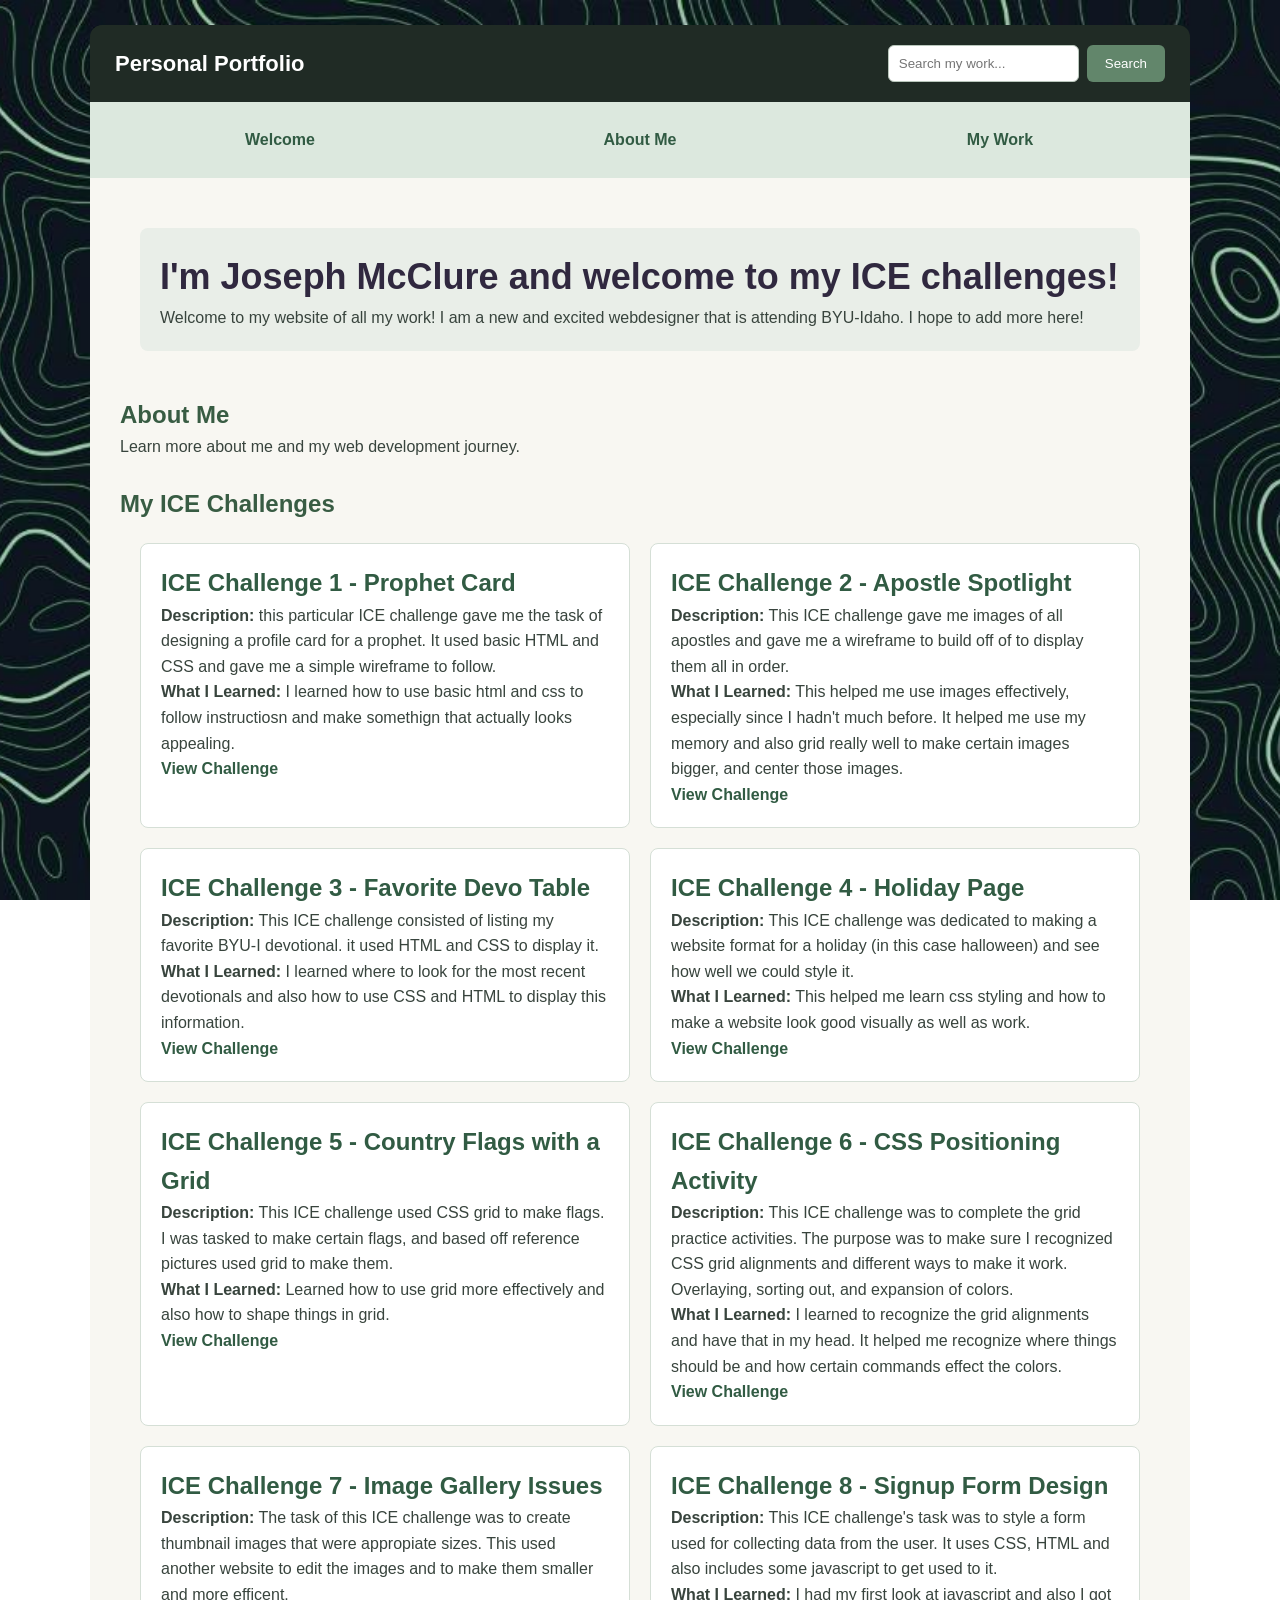
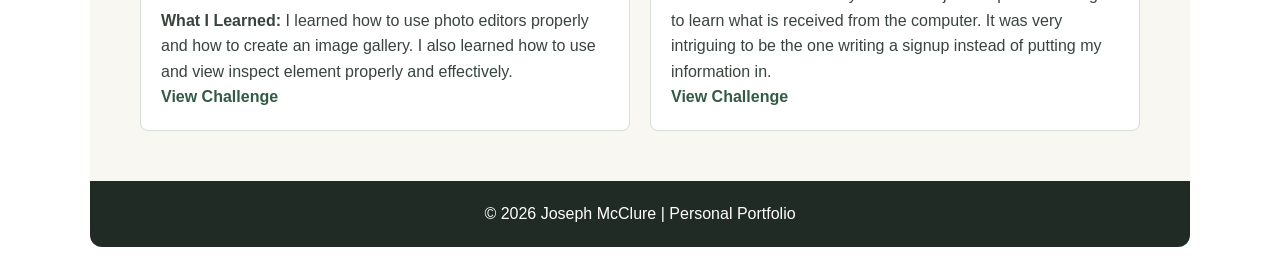
<file: index.html>
<!DOCTYPE html>
<html lang="en">
<head>
    <meta charset="UTF-8">
    <meta name="viewport" content="width=device-width, initial-scale=1.0">
    <title>My ICE Challenges</title>

    <link rel="stylesheet" href="styles/styles.css">
</head>

<body>
    <div class="container">

        <header>
            <p class="portfolio-label">Personal Portfolio</p>

            <form class="search-bar" action="#" method="get">
                <input
                    type="search"
                    name="search"
                    placeholder="Search my work..."
                    aria-label="Search my work"
                >
                <button type="submit">Search</button>
            </form>
        </header>

        <nav class="main-nav">
            <a href="#welcome">Welcome</a>
            <a href="#about">About Me</a>
            <a href="#work">My Work</a>
        </nav>

        <main class="container">

            <section id="welcome" class="ice-intro">
                <h1>I'm Joseph McClure and welcome to my ICE challenges!</h1>
                
                <p>Welcome to my website of all my work! I am a new
                    and excited webdesigner that is attending BYU-Idaho.
                    I hope to add more here!</p>
            </section>

            <section id="about">
                <h2>About Me</h2>
                <p>Learn more about me and my web development journey.</p>
            </section>

            <section id="work">
                <h2>My ICE Challenges</h2>

            <section class="ice-grid" aria-label="ICE Challenges">

                <article class="ice-card">
                    <h2>ICE Challenge 1 - Prophet Card</h2>
                    <p><strong>Description:</strong> this particular ICE challenge gave me the task of designing a profile card for a prophet. It used basic HTML and CSS and gave me a simple wireframe to follow.</p>
                    <p><strong>What I Learned:</strong> I learned how to use basic html and css to follow instructiosn and make somethign that actually looks appealing.</p>
                    <a href="/ice/prophet_cards/oaks.html" target="_blank" rel="noopener">View Challenge</a>
                </article>

                <article class="ice-card">
                    <h2>ICE Challenge 2 - Apostle Spotlight</h2>
                    <p><strong>Description:</strong> This ICE challenge gave me images of all apostles and gave me a wireframe to build off of to display them all in order.</p>
                    <p><strong>What I Learned:</strong> This helped me use images effectively, especially since I hadn't much before. It helped me use my memory and also grid really well to make certain images bigger, and center those images.</p>
                    <a href="/ice/apostle_spotlight/apostles.html" target="_blank" rel="noopener">View Challenge</a>
                </article>

                <article class="ice-card">
                    <h2>ICE Challenge 3 - Favorite Devo Table</h2>
                    <p><strong>Description:</strong> This ICE challenge consisted of listing my favorite BYU-I devotional. it used HTML and CSS to display it.</p>
                    <p><strong>What I Learned:</strong> I learned where to look for the most recent devotionals and also how to use CSS and HTML to display this information.</p>
                    <a href="/ice/favorite_devo/favdevo.html" target="_blank" rel="noopener">View Challenge</a>
                </article>

                <article class="ice-card">
                    <h2>ICE Challenge 4 - Holiday Page</h2>
                    <p><strong>Description:</strong> This ICE challenge was dedicated to making a website format for a holiday (in this case halloween) and see how well we could style it.</p>
                    <p><strong>What I Learned:</strong> This helped me learn css styling and how to make a website look good visually as well as work.</p>
                    <a href="/ice/halloween/index.html" target="_blank" rel="noopener">View Challenge</a>
                </article>

                <article class="ice-card">
                    <h2>ICE Challenge 5 - Country Flags with a Grid</h2>
                    <p><strong>Description:</strong> This ICE challenge used CSS grid to make flags. I was tasked to make certain flags, and based off reference pictures used grid to make them.</p>
                    <p><strong>What I Learned:</strong> Learned how to use grid more effectively and also how to shape things in grid.</p>
                    <a href="/ice/grid_flags/flags.html" target="_blank" rel="noopener">View Challenge</a>
                </article>

                <article class="ice-card">
                    <h2>ICE Challenge 6 - CSS Positioning Activity</h2>
                    <p><strong>Description:</strong> This ICE challenge was to complete the grid practice activities. The purpose was to make sure I recognized CSS grid alignments and different ways to make it work. Overlaying, sorting out, and expansion of colors.</p>
                    <p><strong>What I Learned:</strong> I learned to recognize the grid alignments and have that in my head. It helped me recognize where things should be and how certain commands effect the colors.</p>
                    <a href="/ice/positioning/positioning.html" target="_blank" rel="noopener">View Challenge</a>
                </article>

                <article class="ice-card">
                    <h2>ICE Challenge 7 - Image Gallery Issues</h2>
                    <p><strong>Description:</strong> The task of this ICE challenge was to create thumbnail images that were appropiate sizes. This used another website to edit the images and to make them smaller and more efficent.</p>
                    <p><strong>What I Learned:</strong> I learned how to use photo editors properly and how to create an image gallery. I also learned how to use and view inspect element properly and effectively.</p>
                    <a href="/ice/gallery/gallery.html" target="_blank" rel="noopener">View Challenge</a>
                </article>

                <article class="ice-card">
                    <h2>ICE Challenge 8 - Signup Form Design</h2>
                    <p><strong>Description:</strong> This ICE challenge's task was to style a form used for collecting data from the user. It uses CSS, HTML and also includes some javascript to get used to it.</p>
                    <p><strong>What I Learned:</strong> I had my first look at javascript and also I got to learn what is received from the computer. It was very intriguing to be the one writing a signup instead of putting my information in.</p>
                    <a href="/ice/signup/signup.html" target="_blank" rel="noopener">View Challenge</a>
                </article>

            </section>
            </section>

        </main>

        <footer>
            <p>&copy; 2026 Joseph McClure | Personal Portfolio</p>
        </footer>

    </div>
</body>
</html>
</file>
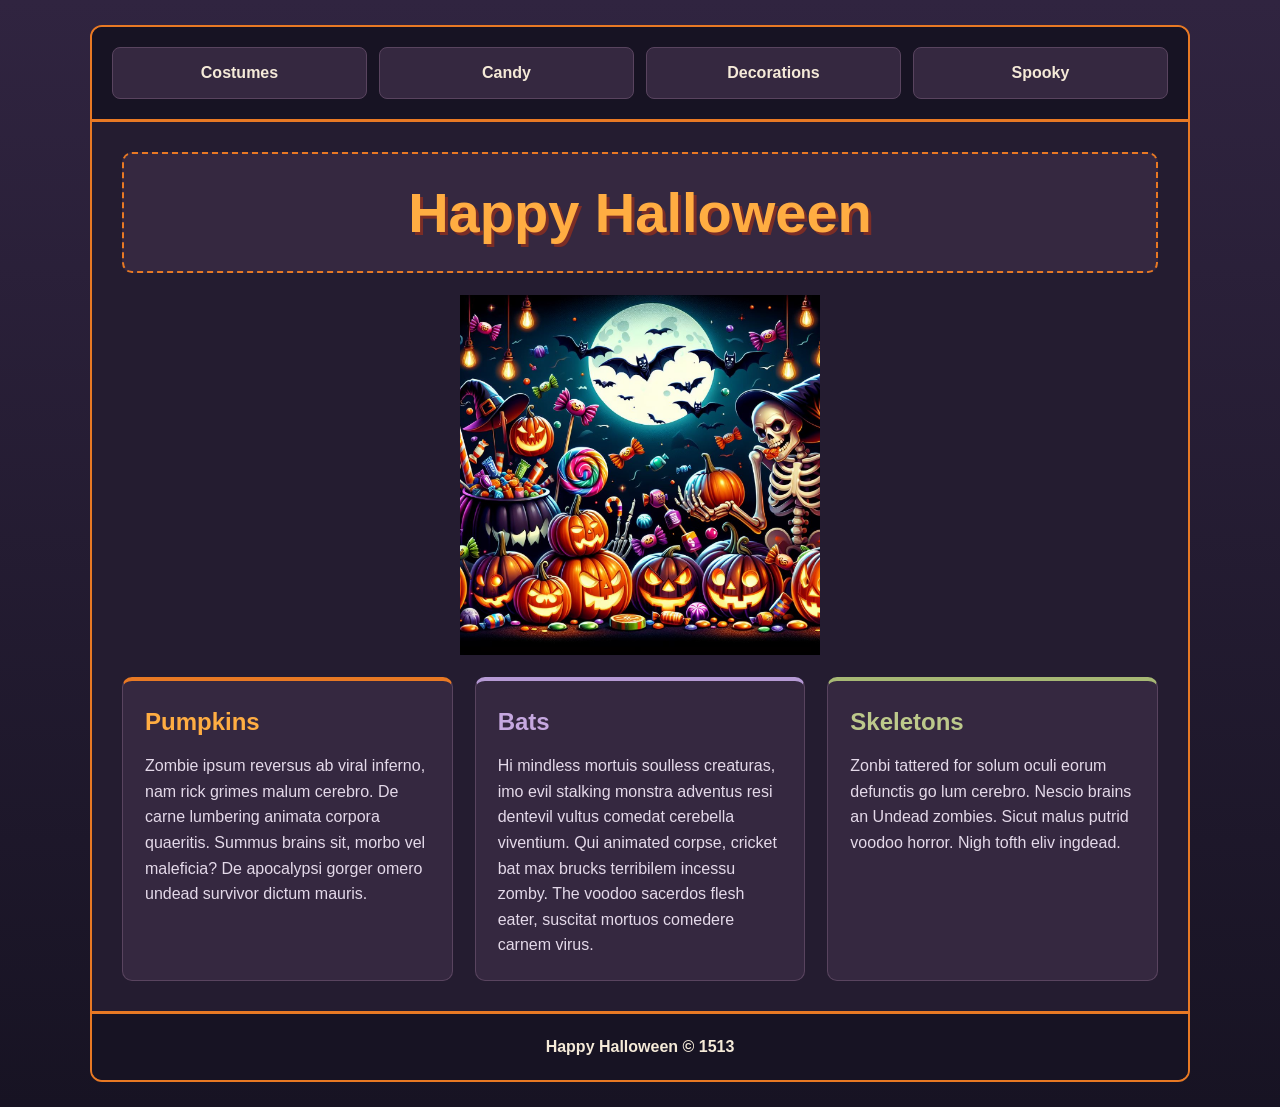
<file: ice/halloween/index.html>
<!-- For this activity you are not allowed to change
 the HTML code, only the CSS -->

<!DOCTYPE html>
<html lang="en">

<head>
    <meta charset="UTF-8">
    <meta name="viewport" content="width=device-width, initial-scale=1.0">
    <title>Document</title>
    <link rel="stylesheet" href="styles/styles.css">
</head>

<body>
    <div id="wrapper">
        <header>
            <nav>
                <ul>
                    <li>Costumes</li>
                    <li>Candy</li>
                    <li>Decorations</li>
                    <li>Spooky</li>
                </ul>
            </nav>
        </header>
        <main>
            <h1>Happy Halloween</h1>
            <img src="images/halloween.png">
            <section>
                <h2>Pumpkins</h2>
                <p>Zombie ipsum reversus ab viral inferno, nam rick grimes
                    malum cerebro. De carne lumbering animata corpora quaeritis.
                    Summus brains sit​​, morbo vel maleficia? De apocalypsi gorger
                    omero undead survivor dictum mauris. </p>
            </section>
            <section>
                <h2>Bats</h2>
                <p>Hi mindless mortuis soulless
                    creaturas, imo evil stalking monstra adventus resi dentevil vultus
                    comedat cerebella viventium. Qui animated corpse, cricket bat max
                    brucks terribilem incessu zomby. The voodoo sacerdos flesh eater,
                    suscitat mortuos comedere carnem virus.</p>
            </section>
            <section>
                <h2>Skeletons</h2>
                <p>Zonbi tattered for solum oculi
                    eorum defunctis go lum cerebro. Nescio brains an Undead zombies. Sicut
                    malus putrid voodoo horror. Nigh tofth eliv ingdead.</p>
            </section>
        </main>
        <footer>
            Happy Halloween &copy; 1513
        </footer>
    </div>
</body>

</html>
</file>
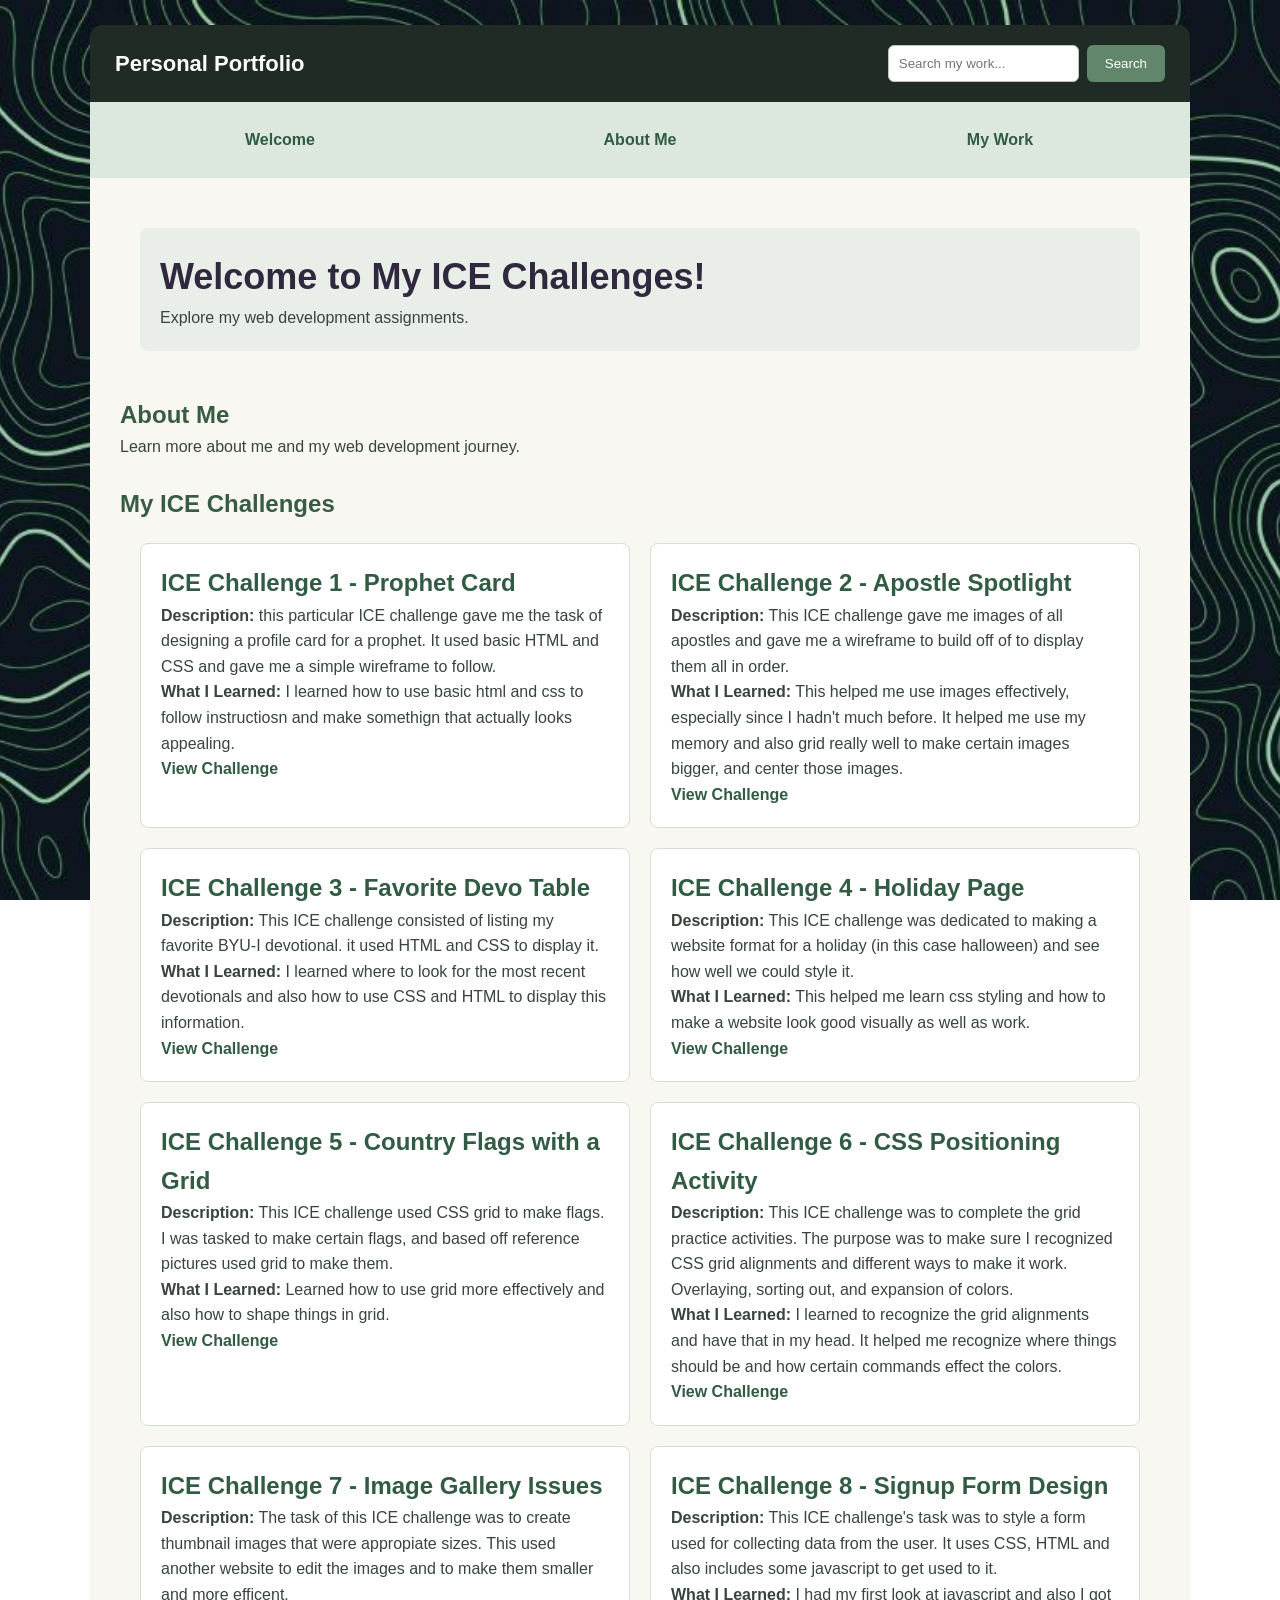
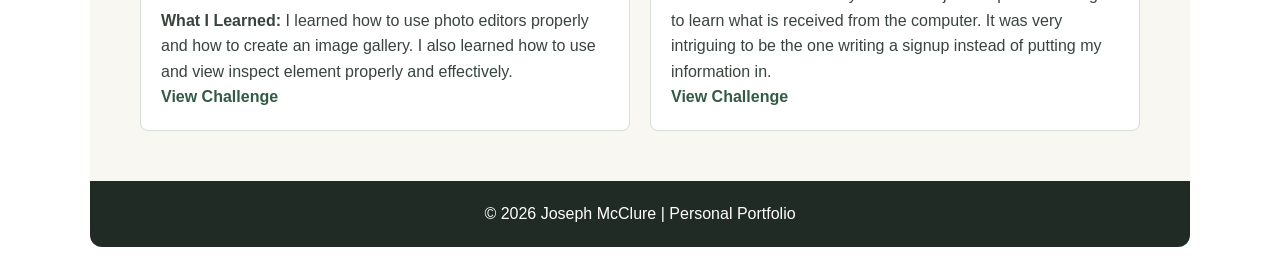
<file: ice.html>
<!DOCTYPE html>
<html lang="en">
<head>
    <meta charset="UTF-8">
    <meta name="viewport" content="width=device-width, initial-scale=1.0">
    <title>ICE Challenges</title>

    <link rel="stylesheet" href="styles/styles.css">
</head>

<body>
    <div class="container">

        <header>
            <p class="portfolio-label">Personal Portfolio</p>

            <form class="search-bar" action="#" method="get">
                <input
                    type="search"
                    name="search"
                    placeholder="Search my work..."
                    aria-label="Search my work"
                >
                <button type="submit">Search</button>
            </form>
        </header>

        <nav class="main-nav">
            <a href="#welcome">Welcome</a>
            <a href="#about">About Me</a>
            <a href="#work">My Work</a>
        </nav>

        <main class="container">

            <section id="welcome" class="ice-intro">
                <h1>Welcome to My ICE Challenges!</h1>
                <p>Explore my web development assignments.</p>
            </section>

            <section id="about">
                <h2>About Me</h2>
                <p>Learn more about me and my web development journey.</p>
            </section>

            <section id="work">
                <h2>My ICE Challenges</h2>

            <section class="ice-grid" aria-label="ICE Challenges">

                <article class="ice-card">
                    <h2>ICE Challenge 1 - Prophet Card</h2>
                    <p><strong>Description:</strong> this particular ICE challenge gave me the task of designing a profile card for a prophet. It used basic HTML and CSS and gave me a simple wireframe to follow.</p>
                    <p><strong>What I Learned:</strong> I learned how to use basic html and css to follow instructiosn and make somethign that actually looks appealing.</p>
                    <a href="/ice/prophet_cards/oaks.html" target="_blank" rel="noopener">View Challenge</a>
                </article>

                <article class="ice-card">
                    <h2>ICE Challenge 2 - Apostle Spotlight</h2>
                    <p><strong>Description:</strong> This ICE challenge gave me images of all apostles and gave me a wireframe to build off of to display them all in order.</p>
                    <p><strong>What I Learned:</strong> This helped me use images effectively, especially since I hadn't much before. It helped me use my memory and also grid really well to make certain images bigger, and center those images.</p>
                    <a href="/ice/apostle_spotlight/apostles.html" target="_blank" rel="noopener">View Challenge</a>
                </article>

                <article class="ice-card">
                    <h2>ICE Challenge 3 - Favorite Devo Table</h2>
                    <p><strong>Description:</strong> This ICE challenge consisted of listing my favorite BYU-I devotional. it used HTML and CSS to display it.</p>
                    <p><strong>What I Learned:</strong> I learned where to look for the most recent devotionals and also how to use CSS and HTML to display this information.</p>
                    <a href="/ice/favorite_devo/favdevo.html" target="_blank" rel="noopener">View Challenge</a>
                </article>

                <article class="ice-card">
                    <h2>ICE Challenge 4 - Holiday Page</h2>
                    <p><strong>Description:</strong> This ICE challenge was dedicated to making a website format for a holiday (in this case halloween) and see how well we could style it.</p>
                    <p><strong>What I Learned:</strong> This helped me learn css styling and how to make a website look good visually as well as work.</p>
                    <a href="/ice/halloween/index.html" target="_blank" rel="noopener">View Challenge</a>
                </article>

                <article class="ice-card">
                    <h2>ICE Challenge 5 - Country Flags with a Grid</h2>
                    <p><strong>Description:</strong> This ICE challenge used CSS grid to make flags. I was tasked to make certain flags, and based off reference pictures used grid to make them.</p>
                    <p><strong>What I Learned:</strong> Learned how to use grid more effectively and also how to shape things in grid.</p>
                    <a href="/ice/grid_flags/flags.html" target="_blank" rel="noopener">View Challenge</a>
                </article>

                <article class="ice-card">
                    <h2>ICE Challenge 6 - CSS Positioning Activity</h2>
                    <p><strong>Description:</strong> This ICE challenge was to complete the grid practice activities. The purpose was to make sure I recognized CSS grid alignments and different ways to make it work. Overlaying, sorting out, and expansion of colors.</p>
                    <p><strong>What I Learned:</strong> I learned to recognize the grid alignments and have that in my head. It helped me recognize where things should be and how certain commands effect the colors.</p>
                    <a href="/ice/positioning/positioning.html" target="_blank" rel="noopener">View Challenge</a>
                </article>

                <article class="ice-card">
                    <h2>ICE Challenge 7 - Image Gallery Issues</h2>
                    <p><strong>Description:</strong> The task of this ICE challenge was to create thumbnail images that were appropiate sizes. This used another website to edit the images and to make them smaller and more efficent.</p>
                    <p><strong>What I Learned:</strong> I learned how to use photo editors properly and how to create an image gallery. I also learned how to use and view inspect element properly and effectively.</p>
                    <a href="/ice/gallery/gallery.html" target="_blank" rel="noopener">View Challenge</a>
                </article>

                <article class="ice-card">
                    <h2>ICE Challenge 8 - Signup Form Design</h2>
                    <p><strong>Description:</strong> This ICE challenge's task was to style a form used for collecting data from the user. It uses CSS, HTML and also includes some javascript to get used to it.</p>
                    <p><strong>What I Learned:</strong> I had my first look at javascript and also I got to learn what is received from the computer. It was very intriguing to be the one writing a signup instead of putting my information in.</p>
                    <a href="/ice/signup/signup.html" target="_blank" rel="noopener">View Challenge</a>
                </article>

            </section>
            </section>

        </main>

        <footer>
            <p>&copy; 2026 Joseph McClure | Personal Portfolio</p>
        </footer>

    </div>
</body>
</html>
</file>
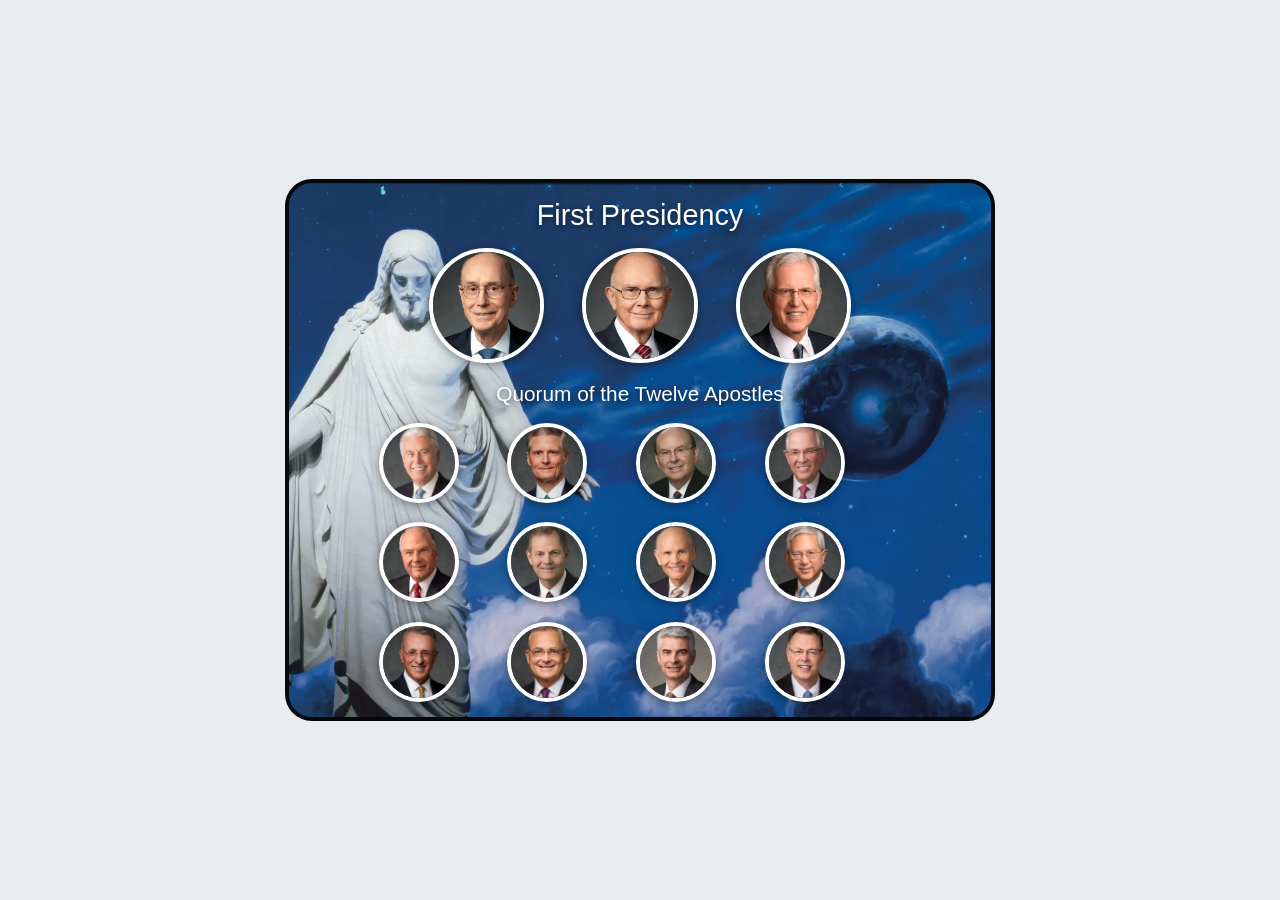
<file: ice/apostle_spotlight/apostles.html>
<!DOCTYPE html>
<html lang="en">
<head>
    <meta charset="UTF-8">
    <meta name="viewport" content="width=device-width, initial-scale=1.0">
    <title>Apostles Spotlights</title>

    <style>
        * {
            box-sizing: border-box;
        }

        body {
            margin: 0;
            min-height: 100vh;
            display: grid;
            place-items: center;
            padding: 1rem;
            background: #e9edef;
            font-family: Arial, Helvetica, sans-serif;
        }

        .poster {
            width: min(710px, calc(100vw - 2rem));
            aspect-ratio: 710 / 542;
            position: relative;
            isolation: isolate;
            overflow: hidden;

            display: grid;
            grid-template-columns: repeat(12, minmax(0, 1fr));
            grid-template-rows: 0.5fr 1.35fr 0.45fr 1fr 1fr 1fr;
            align-items: center;
            justify-items: center;

            padding: 0.5rem 0.75rem;
            gap: 0;

            border: 4px solid #05080d;
            border-radius: 27px;
            color: white;
            background: #073d75;
        }

        .background {
            position: absolute;
            inset: 0;
            width: 100%;
            height: 100%;
            object-fit: cover;
            object-position: center;
            z-index: -2;
        }

        /* Title */
        h1 {
            grid-column: 1 / -1;
            grid-row: 1;
            align-self: center;
            margin: 0;
            text-align: center;
            font-size: clamp(1rem, 3vw, 1.8rem);
            font-weight: 400;
            text-shadow: 0 2px 5px #0008;
            z-index: 1;
        }

        /* First Presidency: three large portraits */
        .presidency {
            grid-column: 3 / 11;
            grid-row: 2;

            width: 100%;
            display: grid;
            grid-template-columns: repeat(3, minmax(0, 1fr));
            justify-items: center;
            align-items: center;
            gap: 0.5rem;
            z-index: 1;
        }

        h2 {
            grid-column: 2 / 12;
            grid-row: 3;
            align-self: center;
            margin: 0;
            text-align: center;
            font-size: clamp(0.65rem, 2.5vw, 1.3rem);
            font-weight: 400;
            text-shadow: 0 2px 5px #0008;
            z-index: 1;
        }

        .apostles {
            grid-column: 2 / 11;
            grid-row: 4 / 7;

            width: 100%;
            height: 100%;
            display: grid;
            grid-template-columns: repeat(4, minmax(0, 1fr));
            grid-template-rows: repeat(3, minmax(0, 1fr));
            justify-items: center;
            align-items: center;
            column-gap: 0.4rem;
            row-gap: 0.3rem;
            z-index: 1;
        }

        .portrait {
            display: block;
            width: min(100%, 5rem);
            aspect-ratio: 1 / 1;
            min-width: 0;
            object-fit: cover;
            border: 4px solid white;
            border-radius: 50%;
            background: #33485b;
            box-shadow: 0 2px 8px #0006;
        }

        .presidency .portrait {
            width: min(100%, 7.2rem);
        }

        @media (max-width: 480px) {
            .poster {
                border-width: 3px;
                border-radius: 18px;
                padding: 0.35rem;
            }

            .portrait {
                border-width: 2px;
            }

            .presidency .portrait {
                width: min(100%, 5rem);
            }

            .apostles {
                grid-column: 2 / 12;
                column-gap: 0.2rem;
                row-gap: 0.15rem;
            }

            h2 {
                font-size: clamp(0.6rem, 2.5vw, 0.8rem);
            }
        }
    </style>
</head>

<body>
    <main class="poster">

        
        <img class="background"
             src="images/christus.webp"
             alt="Jesus Christ statue">

        <h1>First Presidency</h1>

        <section class="presidency">
            <img class="portrait"
                 src="images/eyring.webp"
                 alt="First Presidency member">

            <img class="portrait"
                 src="images/oaks.webp"
                 alt="Prophet">

            <img class="portrait"
                 src="images/christofferson.webp"
                 alt="First Presidency member">
        </section>

        <h2>Quorum of the Twelve Apostles</h2>

        <section class="apostles">
            <img class="portrait" src="images/uchtdorf.webp" alt="Apostle">
            <img class="portrait" src="images/bednar.webp" alt="Apostle">
            <img class="portrait" src="images/cook.webp" alt="Apostle">
            <img class="portrait" src="images/anderson.webp" alt="Apostle">

            <img class="portrait" src="images/rasband.webp" alt="Apostle">
            <img class="portrait" src="images/stevenson.webp" alt="Apostle">
            <img class="portrait" src="images/renlund.webp" alt="Apostle">
            <img class="portrait" src="images/gong.webp" alt="Apostle">

            <img class="portrait" src="images/soares.webp" alt="Apostle">
            <img class="portrait" src="images/kearon.webp" alt="Apostle">
            <img class="portrait" src="images/causse.webp" alt="Apostle">
            <img class="portrait" src="images/gilbert.webp" alt="Apostle">
        </section>

    </main>
</body>
</html>
</file>
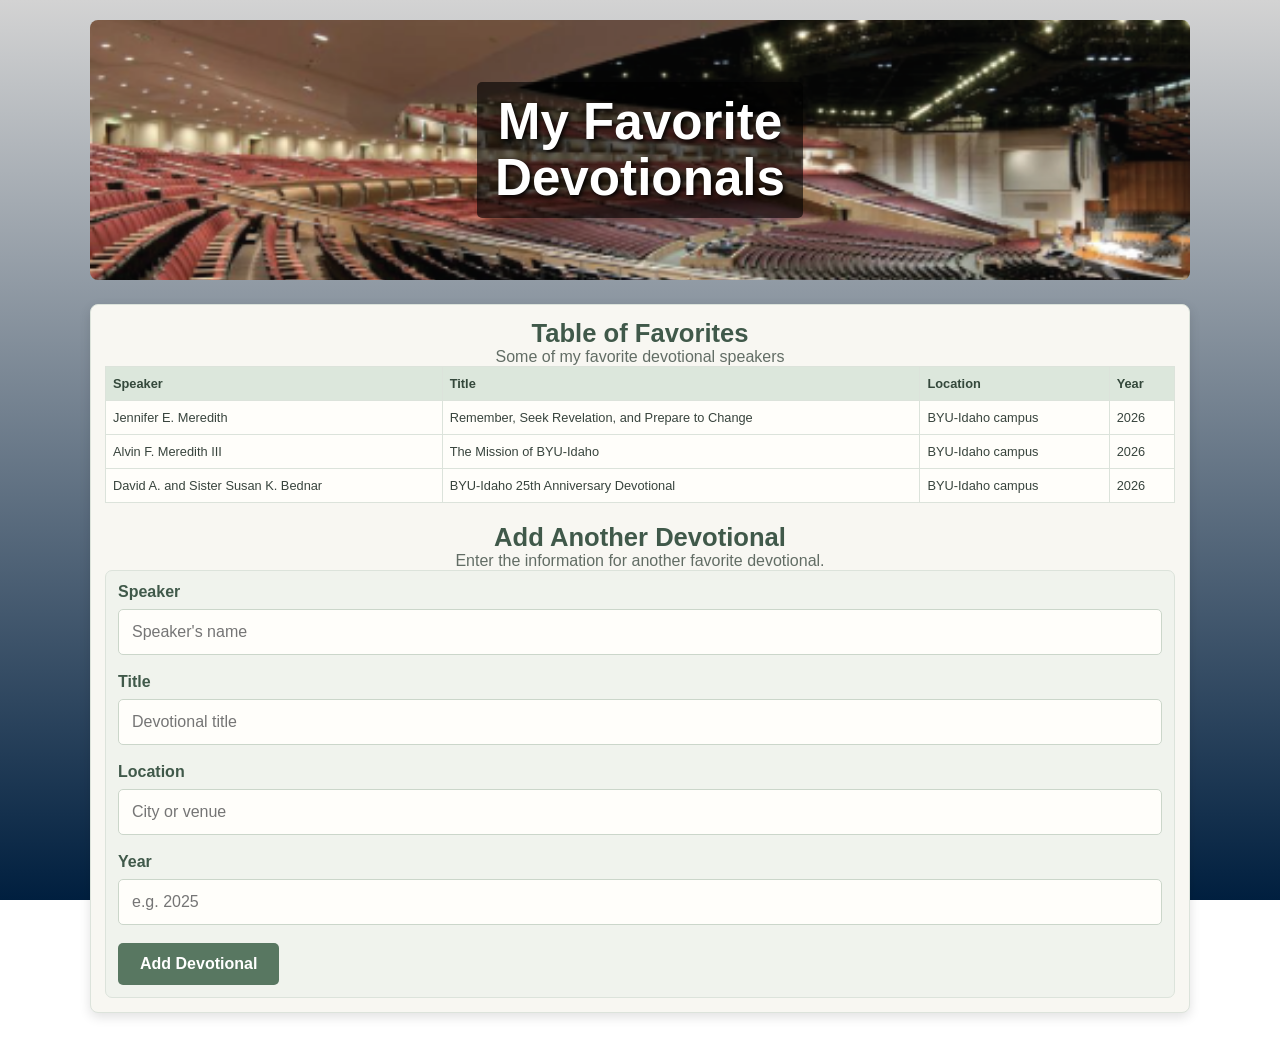
<file: ice/favorite_devo/favdevo.html>
<!DOCTYPE html>
<html lang="en">
<head>
  <meta charset="UTF-8" />
  <meta name="viewport" content="width=device-width, initial-scale=1.0"/>
  <title>My Favorite Devotionals</title>
  <link rel="stylesheet" href="styles/styles.css" />
</head>
<body>
  <div class="container">
    <header class="header">
      <div class="header-image">
        <h1>My Favorite<br>Devotionals</h1>
      </div>
    </header>
    <main>
      <div class="content-box">
        <!-- Add your devotional content here -->
        <section class="favorites-section">
          <h2>Table of Favorites</h2>
          <p>Some of my favorite devotional speakers</p>
          <div class="table-wrapper">
            <table class="devotional-table">
              <thread>
                <tr>
                  <th>Speaker</th>
                  <th>Title</th>
                  <th>Location</th>
                  <th>Year</th>
                </tr>
              </thread>
              <tbody>
                <tr>
                  <td>Jennifer E. Meredith</td>
                  <td>Remember, Seek Revelation, and Prepare to Change</td>
                  <td>BYU-Idaho campus</td>
                  <td>2026</td>
                </tr>
                <tr>
                  <td>Alvin F. Meredith III</td>
                  <td>The Mission of BYU-Idaho</td>
                  <td>BYU-Idaho campus</td>
                  <td>2026</td>
                </tr>
                <tr>
                  <td>David A. and Sister Susan K. Bednar</td>
                  <td>BYU-Idaho 25th Anniversary Devotional</td>
                  <td>BYU-Idaho campus</td>
                  <td>2026</td>
                </tr>
              </tbody>
            </table>
          </div>
        </section>
        <section class="form-section">
          <h2>Add Another Devotional</h2>
          <p>Enter the information for another favorite devotional.</p>
          <form class="devotional-form">
            <div class="form-group">
              <label for="speaker">Speaker</label>
              <input
                type="text"
                id="speaker"
                name="speaker"
                placeholder="Speaker's name"
              />
            </div>
            <div class="form-group">
              <label for="title">Title</label>
              <input
                type="text"
                id="title"
                name="title"
                placeholder="Devotional title"
              />
            </div>

            <div class="form-group">
              <label for="location">Location</label>
              <input
                type="text"
                id="location"
                name="location"
                placeholder="City or venue"
              />
            </div>

            <div class="form-group">
              <label for="year">Year</label>
              <input 
                type="number"
                id="year"
                name="year"
                placeholder="e.g. 2025"
                />
            </div>

            <button type="button" class="add-button">
              Add Devotional
            </button>
          </form>
        </section>
      </div>
    </main>
  </div>
</body>
</html>
</file>
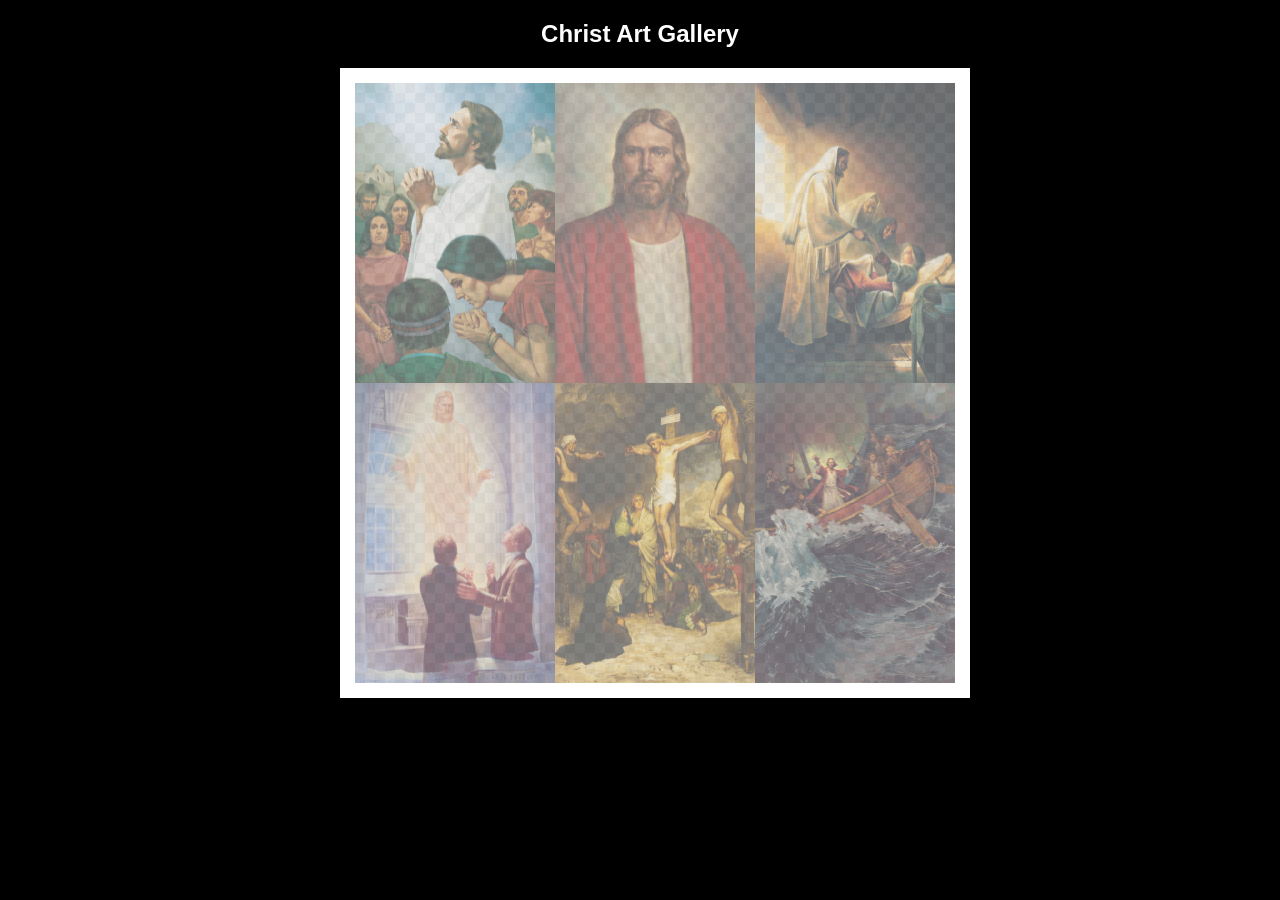
<file: ice/gallery/gallery.html>
<!DOCTYPE html>
<html lang="en">
<head>
    <meta charset="UTF-8">
    <meta name="viewport" content="width=device-width, initial-scale=1.0">
    <title>Images of Christ</title>
    <style>
        body {
            background: black;
        }
        #wrapper{
            width: 600px;
            margin: 0 auto;
        }
        nav {
            color: white;
            text-align: center;
            font-family: Haettenschweiler, 'Arial Narrow Bold', sans-serif;
        }
        #gallery{
            display: grid;
            grid-template-columns: 200px 200px 200px;
            border: 15px solid rgb(255, 255, 255);
            width: 100%;
            background-color: #ddd;
            background-image:
                linear-gradient(45deg, #ccc 26%, transparent 26%), 
                linear-gradient(135deg, #ccc 26%, transparent 26%),
                linear-gradient(45deg, transparent 75%, #ccc 75%),
                linear-gradient(135deg, transparent 75%, #ccc 75%);
            background-size: 20px 20px; /* Must be a square */
            background-position: 0 0, 10px 0, 10px -10px, 0px 10px; 
            
        }
        #gallery a {
            cursor: url('images/christus.png'), pointer;
        }
        #gallery img {
            /* make a thumbnail of the image that is 200x300 
               instead of using width and height here to help the page load faster */
            width: 200px; 
            height: 300px;

            opacity:50%;
            display:block;
        }
        #gallery img:hover{
            opacity: 100%;
        }
    </style>
</head>
<body>
    <div id="wrapper">
        <nav>
            <h1>Christ Art Gallery</h1>
        </nav>
        <main>
            <div id="gallery">
                <a href="images/big/img1.webp"><img src="images/thumbnail/img1-small.webp" alt="Christ praying with the Nephites" ></a>
                <a href="images/big/img2.webp"><img src="images/thumbnail/img2-small.webp" alt="Jesus the Christ" ></a>
                <a href="images/big/img3.webp"><img src="images/thumbnail/img3-small.webp" alt="Jesus Raising the Daughter of Jairus" ></a>
                <a href="images/big/img4.webp"><img src="images/thumbnail/img4-small.webp" alt="The Lord Appears in the Kirtland Temple" ></a>
                <a href="images/big/img5.webp"><img src="images/thumbnail/img5-small.webp" alt="Crucifixion of Jesus Christ" ></a>
                <a href="images/big/img6.webp"><img src="images/thumbnail/img6-small.webp" alt="Jesus Calms the Storm" ></a>
            </div>
        </main>
    </div>
</body>
</html>
</file>
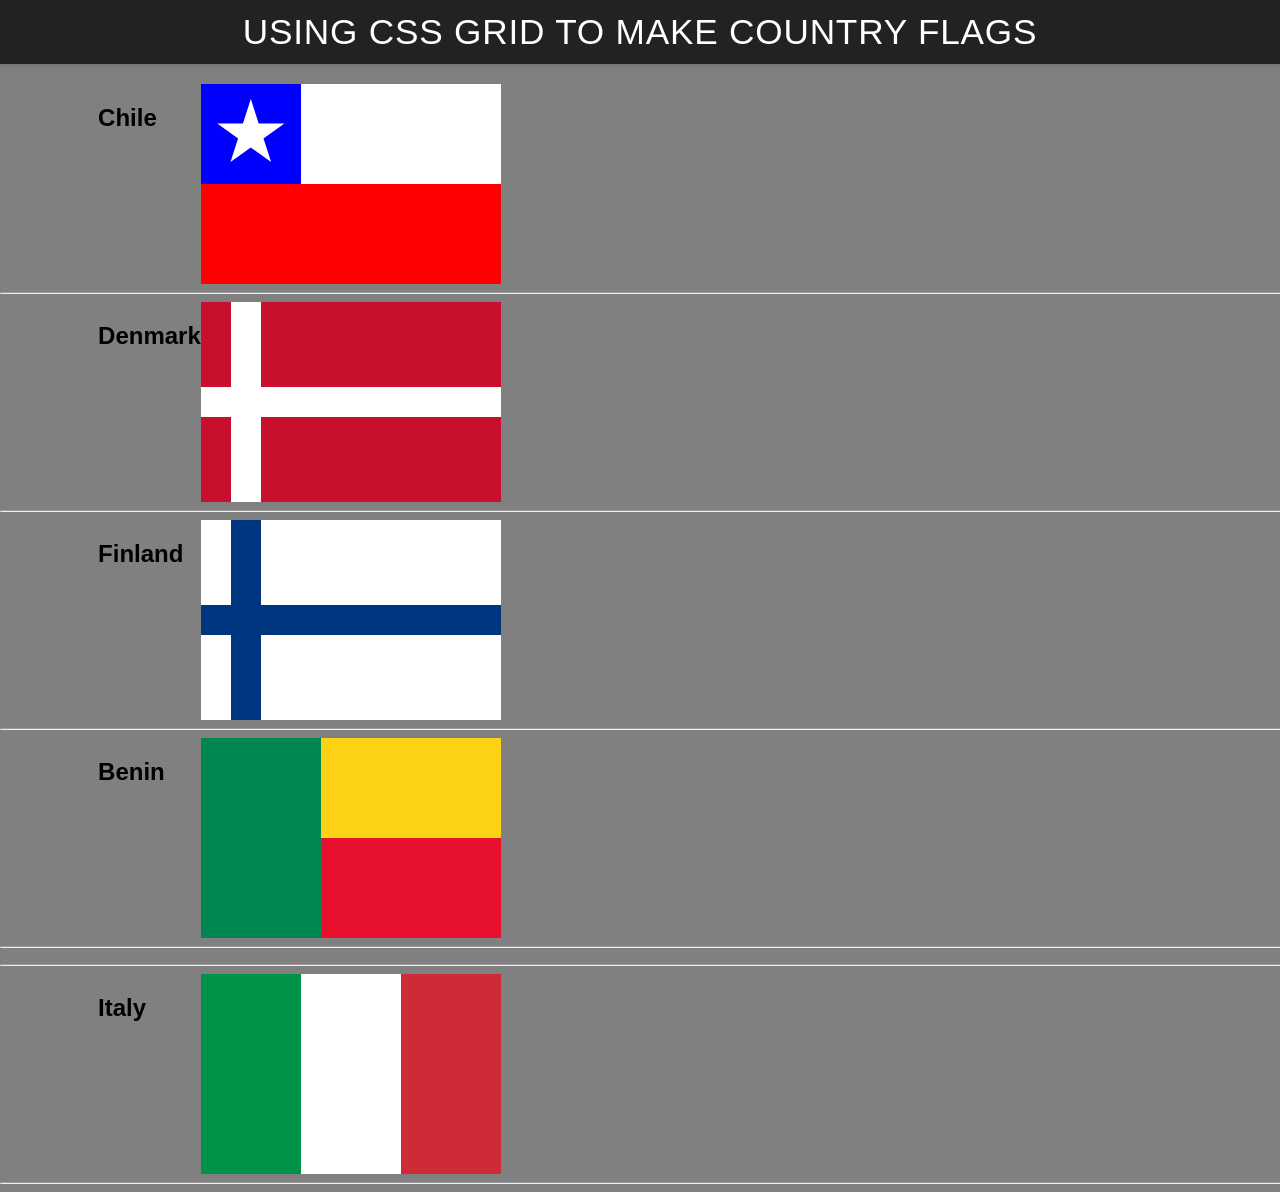
<file: ice/grid_flags/flags.html>
<!DOCTYPE html>
<html lang="en">

<head>
    <meta charset="UTF-8">
    <meta name="viewport" content="width=device-width, initial-scale=1.0">
    <title>Flag</title>
    <style>
        body {
            margin: 0;
            font-family: 'Helvetica Neue', sans-serif;
            background-color: gray;
        }

        header {
            background-color: #222;
            color: #fff;
            padding: 0.75rem 1.5rem;
            display: flex;
            align-items: center;
            justify-content: center;
            font-size: 1.1rem;
            letter-spacing: 0.05rem;
            text-transform: uppercase;
            box-shadow: 0 2px 4px rgba(0, 0, 0, 0.1);
        }

        header h1 {
            margin: 0;
            font-weight: 400;
        }
        main {
            display: grid;
            grid-template-columns: .1fr .1fr 1fr .1fr;
            margin-top: 20px;
        }
        hr {
            width: 100%;
            grid-column: 1 / 5;
        }
        h2 {
            grid-column: 2/3;
        }

        #cblue {
            background: blue;
            grid-column: 1 / 2;
            display: grid;
            align-items: center;
            justify-items: center;
        }

        #cwhite {
            background: white;
            grid-column: 2 / 4;
        }

        #cred {
            background: red;
            grid-column: 1 / 4;
        }

        #chile {
            display: grid;
            grid-template-columns: 1fr 1fr 1fr;
            grid-template-rows: 1fr 1fr;
            height: 200px;
            width: 300px;
        }

        .star {
            width: 70px;
            aspect-ratio: 1;
            background: white;
            clip-path: polygon(50% 0, 79% 90%, 2% 35%, 98% 35%, 21% 90%);
        }

        #denmark {
            display: grid;
            grid-template-columns: 30px 30px 1fr;
            grid-template-rows: 1fr 30px 1fr;
            height: 200px;
            width: 300px;
            background-color: #c8102e;
        }

        #dred1 {
            background-color: white;
            grid-column: 2 / 3;
            grid-row: 1 / 4;
        }

        #dred2 {
            background-color: white;
            grid-column: 1 / 4;
            grid-row: 2 / 3;
        }

        #dred3,
        #dred4 {
            display: none;
        }

        #finland {
            display: grid;
            grid-template-columns: 30px 30px 1fr;
            grid-template-rows: 1fr 30px 1fr;
            height: 200px;
            width: 300px;
            background-color: white;
        }

        #fwhite1 {
            background-color: #003580;
            grid-column: 2 / 3;
            grid-row: 1 / 4;
        }

        #fwhite2 {
            background-color: #003580;
            grid-column: 1 / 4;
            grid-row: 2 / 3;
        }

        #fwhite3,
        #fwhite4 {
            display: none;
        }

        #benin {
            display: grid;
            grid-template-columns: 2fr 3fr;
            grid-template-rows: 1fr 1fr;
            height: 200px;
            width: 300px;
        }

        #bgreen {
            background-color: #008751;
            grid-column: 1 / 2;
            grid-row: 1 / 3;
        }

        #byellow {
            background-color: #fcd116;
            grid-column: 2 / 3;
            grid-row: 1 / 2;
        }

        #bred {
            background-color: #e8112d;
            grid-column: 2 / 3;
            grid-row: 2 / 3;
        }

        #italy {
            display: grid;
            grid-template-columns: 1fr 1fr 1fr;
            grid-template-rows: 1fr;
            height: 200px;
            width: 300px;
        }

        #igreen {
            background-color: #009246;
            grid-column: 1 / 2;
        }

        #iwhite {
            background-color: white;
            grid-column: 2 / 3;
        }       

        #ired {
            background-color: #ce2b37;
            grid-column: 3 / 4;
        }

    </style>
</head>

<body>
    <header>
        <h1>Using CSS Grid to make Country Flags</h1>
    </header>
    <main>
        <h2>Chile</h2>
        <div id="chile">
            <div id="cblue">
                <div class="star"></div>
            </div>
            <div id="cwhite"></div>
            <div id="cred"></div>
        </div>
        <hr>

        <h2>Denmark</h2>
        <div id="denmark">
            <div id="dred1"></div>
            <div id="dred2"></div>
            <div id="dred3"></div>
            <div id="dred4"></div>
        </div>
        <hr>

        <h2>Finland</h2>
        <div id="finland">
            <div id="fwhite1"></div>
            <div id="fwhite2"></div>
            <div id="fwhite3"></div>
            <div id="fwhite4"></div>
        </div>
        <hr>

        <h2>Benin</h2>
        <div id="benin">
            <div id="bgreen"></div>
            <div id="byellow"></div>
            <div id="bred"></div>
        </div>
        <hr>

        <hr>

        <h2>Italy</h2>
        <div id="italy">
            <div id="igreen"></div>
            <div id="iwhite"></div>
            <div id="ired"></div>
        </div>
        <hr>
    </main>
</body>

</html>
</file>
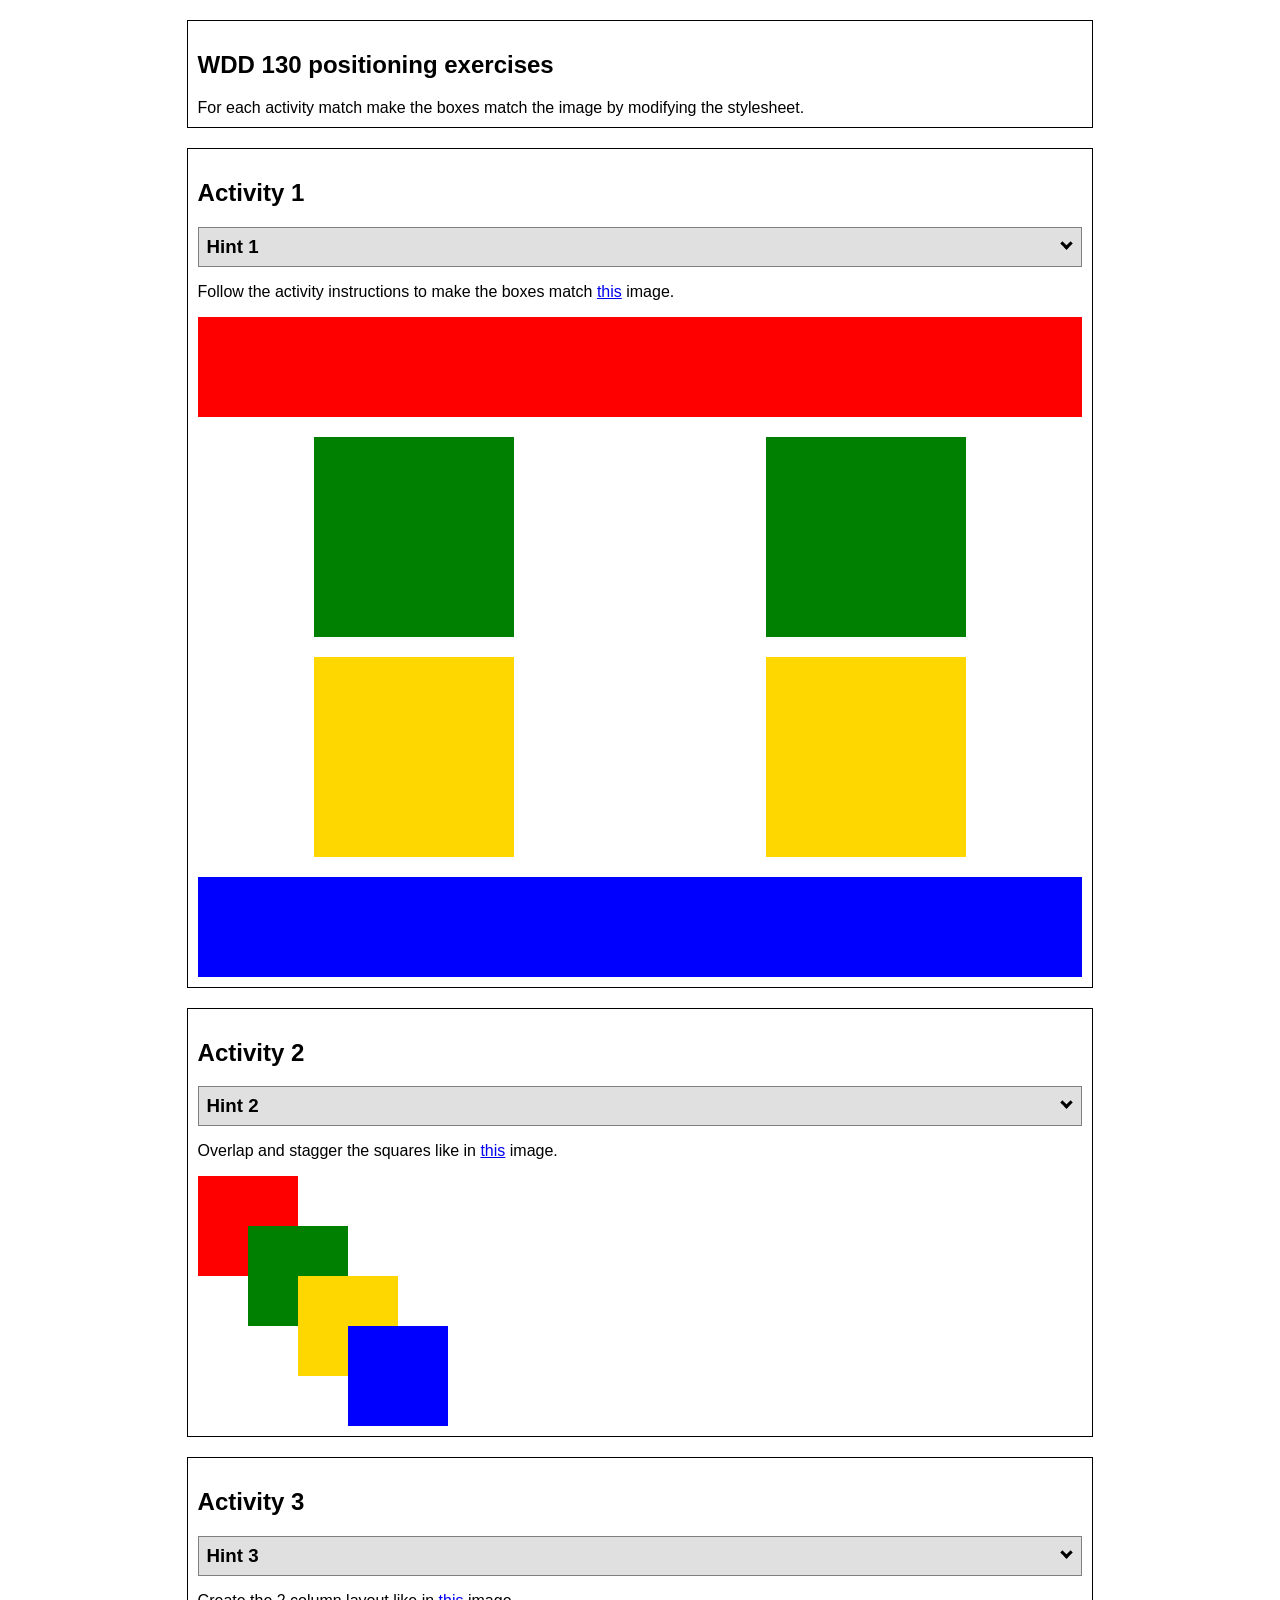
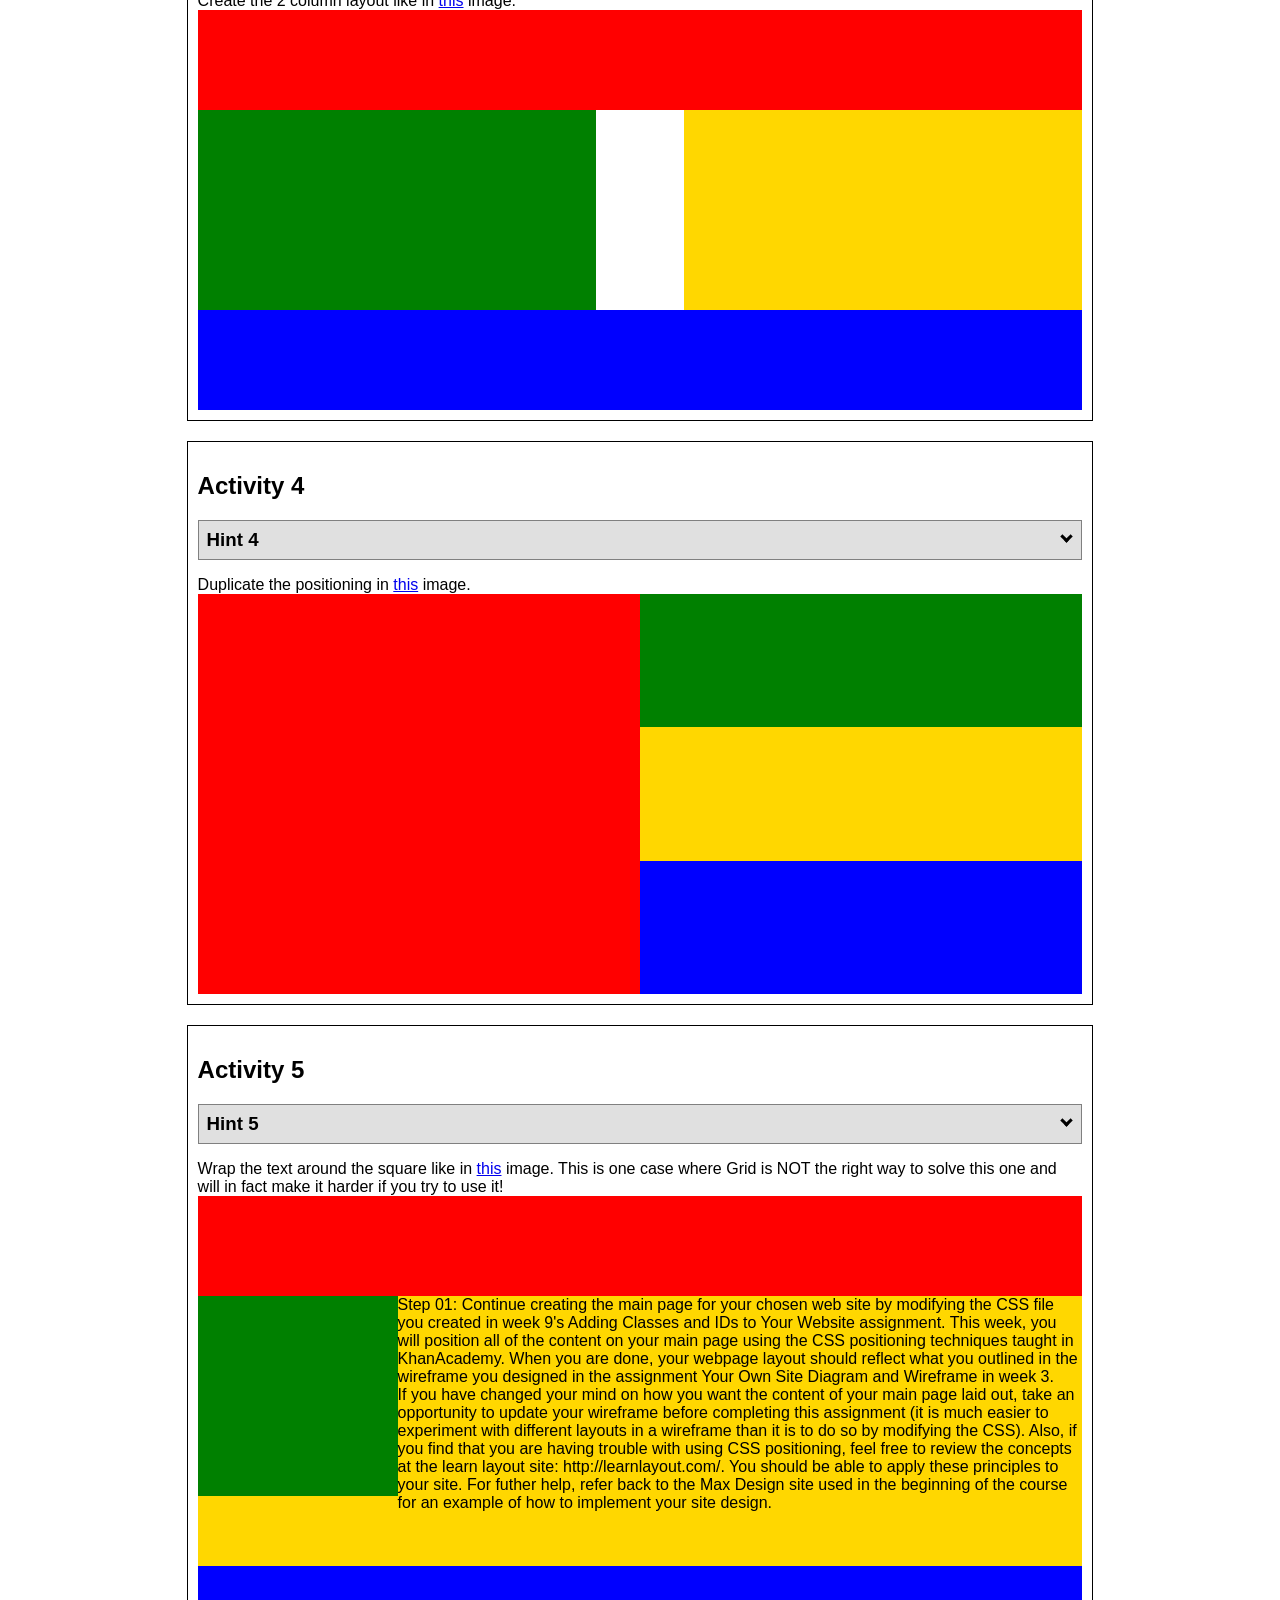
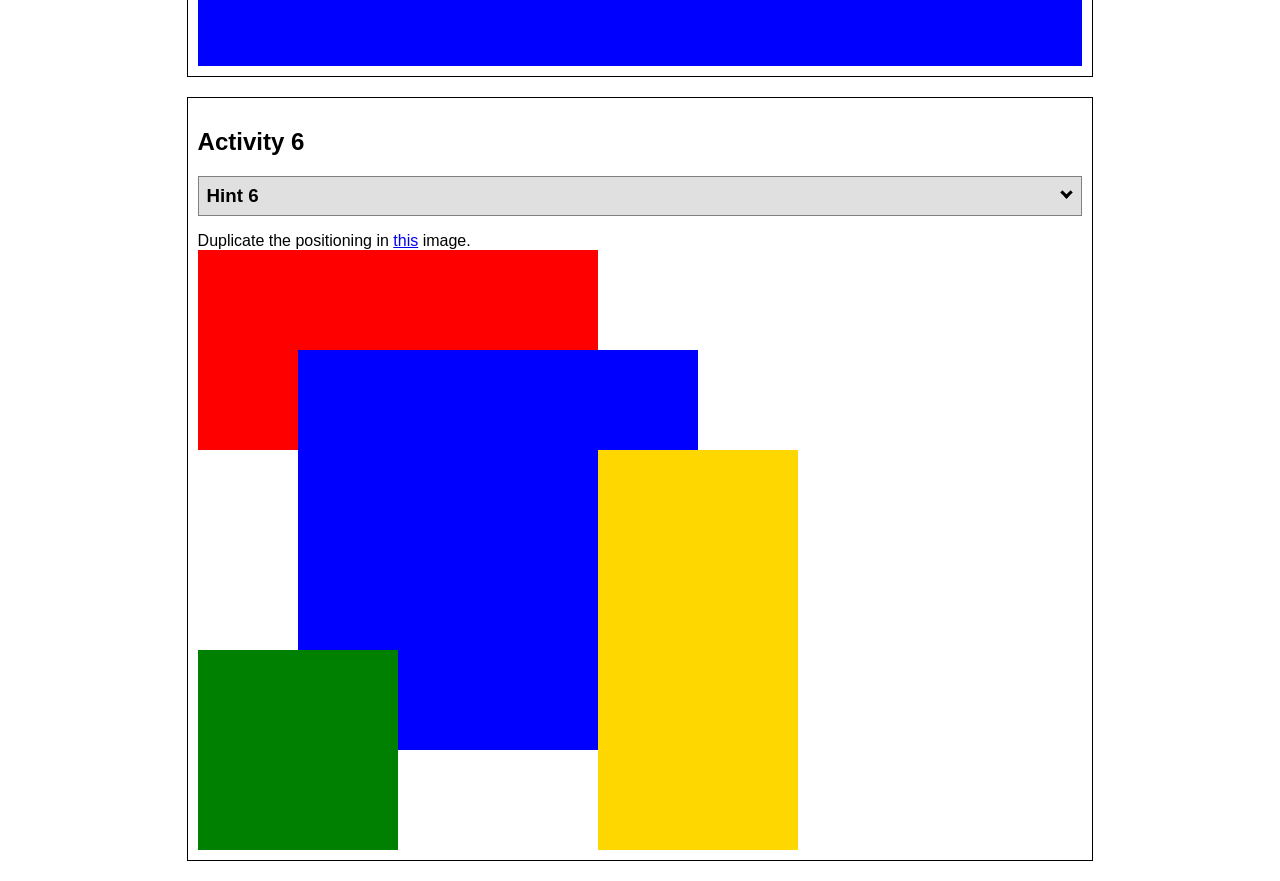
<file: ice/positioning/positioning.html>
<!DOCTYPE html>
<html lang="en">
  <head>
    <!-- HTML - Name: positioning.html -->
    <title>Positioning Activity</title>
    <link rel="stylesheet" type="text/css" href="positionstyles.css" />
  </head>
  <body>
    <div class="activity">
      <h2>WDD 130 positioning exercises</h2>
      For each activity match make the boxes match the image by modifying the stylesheet.</div>
    <div class="activity">
      <h2>Activity 1</h2>
      <section class="hint"><input type="checkbox" ><i></i> <h3>Hint 1</h3><div><p>Use the activity instructions for the firt activity</a></p></div></section>
      <p>Follow the activity instructions to make the boxes match  <a href="images/example1.png" target="_blank">this</a> image.</p>
      <div class="content1" >
        <div class="red1" ></div>
        <div class="green1" ></div>
        <div class="green1" ></div>
        <div class="yellow1"></div>
        <div class="yellow1"></div>
        <div class="blue1"></div>
      </div>
    </div>
    <div class="activity">
      <h2>Activity 2</h2>
      <section class="hint"><input type="checkbox" > <h3>Hint 2</h3><i></i><div>
      <ul>
      <li>grid-template-columns: 50px 50px 50px 50px 50px </li></ul></div></section>
      <p>Overlap and stagger the squares like in <a href="images/example2.png" target="_blank">this</a> image.</p>
      <div class="content2" >
        <div class="red2" ></div>
        <div class="green2" ></div>
        <div class="yellow2"></div>
        <div class="blue2"></div>
      </div>
    </div>
    <div class="activity">
      <h2>Activity 3</h2>
      <section class="hint"><input type="checkbox" > <h3>Hint 3</h3><i></i><div><p>This one is going to be best solved with CSS Grid. Remember to make the boxes the right width first...then start moving them around. </p><h4>Properties used:</h4><ul><li>display:grid;</li><li>grid-template-columns:</li><li>grid-column-gap:</li>
        <li>grid-column:</li>  </ul></div></section>
      Create the 2 column layout like in <a href="images/example3.png" target="_blank">this</a>  image.
      <div class="content3" >
        <div class="red3" ></div>
        <div class="green3" ></div>
        <div class="yellow3"></div>
        <div class="blue3"></div>
      </div>
    </div>
    <div class="activity">
      <h2>Activity 4</h2>
      <section class="hint"><input type="checkbox" > <h3>Hint 4</h3><i></i><div><p>For the others we have been primarily concerned with width. For this one you will need to adjust height as well. </p><h4>Properties used:</h4><ul><li>display:grid;</li><li>grid-template-columns:</li><li>grid-row:</li></ul></div></section>
      Duplicate the positioning in <a href="images/example4.png" target="_blank">this</a> image. 
      <div class="content4" >
        <div class="red4" ></div>
        <div class="green4" ></div>
        <div class="yellow4"></div>
        <div class="blue4"></div>
      </div>
    </div>

    <div class="activity">
      <h2>Activity 5</h2>
      <section class="hint"><input type="checkbox" > <h3>Hint 5</h3><i></i><div><p>Grid is <strong>not</strong> the right way to do this.  In fact there is only one way to really do that...and that is with float. Remember that we float the thing we want the text to wrap around.  Also remember to start by making all the shapes the right size and shape.</p><h4>Properties used:</h4><ul><li>float: left;</li></ul></div></section>
      Wrap the text around the square like in <a href="images/example5.png" target="_blank">this</a> image. This is one case where Grid is NOT the right way to solve this one and will in fact make it harder if you try to use it!
      <div class="content5" >
        <div class="red5" ></div>
        <div class="green5" ></div>
        <div class="yellow5">Step 01: Continue creating the main page for your chosen web site by modifying the CSS file you created in week 9's Adding Classes and IDs to Your Website assignment. This week, you will position all of the content on your main page using the CSS positioning techniques taught in KhanAcademy. When you are done, your webpage layout should reflect what you outlined in the wireframe you designed in the assignment Your Own Site Diagram and Wireframe in week 3. <br />
          If you have changed your mind on how you want the content of your main page laid out, take an opportunity to update your wireframe before completing this assignment (it is much easier to experiment with different layouts in a wireframe than it is to do so by modifying the CSS). Also, if you find that you are having trouble with using CSS positioning, feel free to review the concepts at the learn layout site: http://learnlayout.com/. You should be able to apply these principles to your site. For futher help, refer back to the Max Design site used in the beginning of the course for an example of how to implement your site design.</div>
        <div class="blue5"></div>
      </div>
    </div>
    <div class="activity">
      <h2>Activity 6</h2>
      <section class="hint"><input type="checkbox" > <h3>Hint 6</h3><i></i><div><p>This one is all about visualizing the grid behind the layout. If you are having a hard time doing that first: all the sizes are even multiples of 100, and second here is another example with the lines drawn: <a href="images/example6-hint.png" target="_blank">example 6 with lines</a>. For this one you will find it easiest if you use px for the column width. You can also use <kbd>z-index</kbd> to control the element layering.    </p><h4>Properties used:</h4><ul><li>display:grid;</li><li>grid-template-columns:</li><li>grid-column:</li><li>grid-row:</li><li><a href="https://www.w3schools.com/cssref/pr_pos_z-index.asp" target="_blank">z-index:</a></li></ul></div></section>
      Duplicate the positioning in <a href="images/example6.png" target="_blank">this</a> image.
      <div class="content6" >
        <div class="red6" ></div>
        <div class="green6" ></div>
        <div class="yellow6"></div>
        <div class="blue6"></div>
      </div>
    </div>
  </body>
</html>
</file>
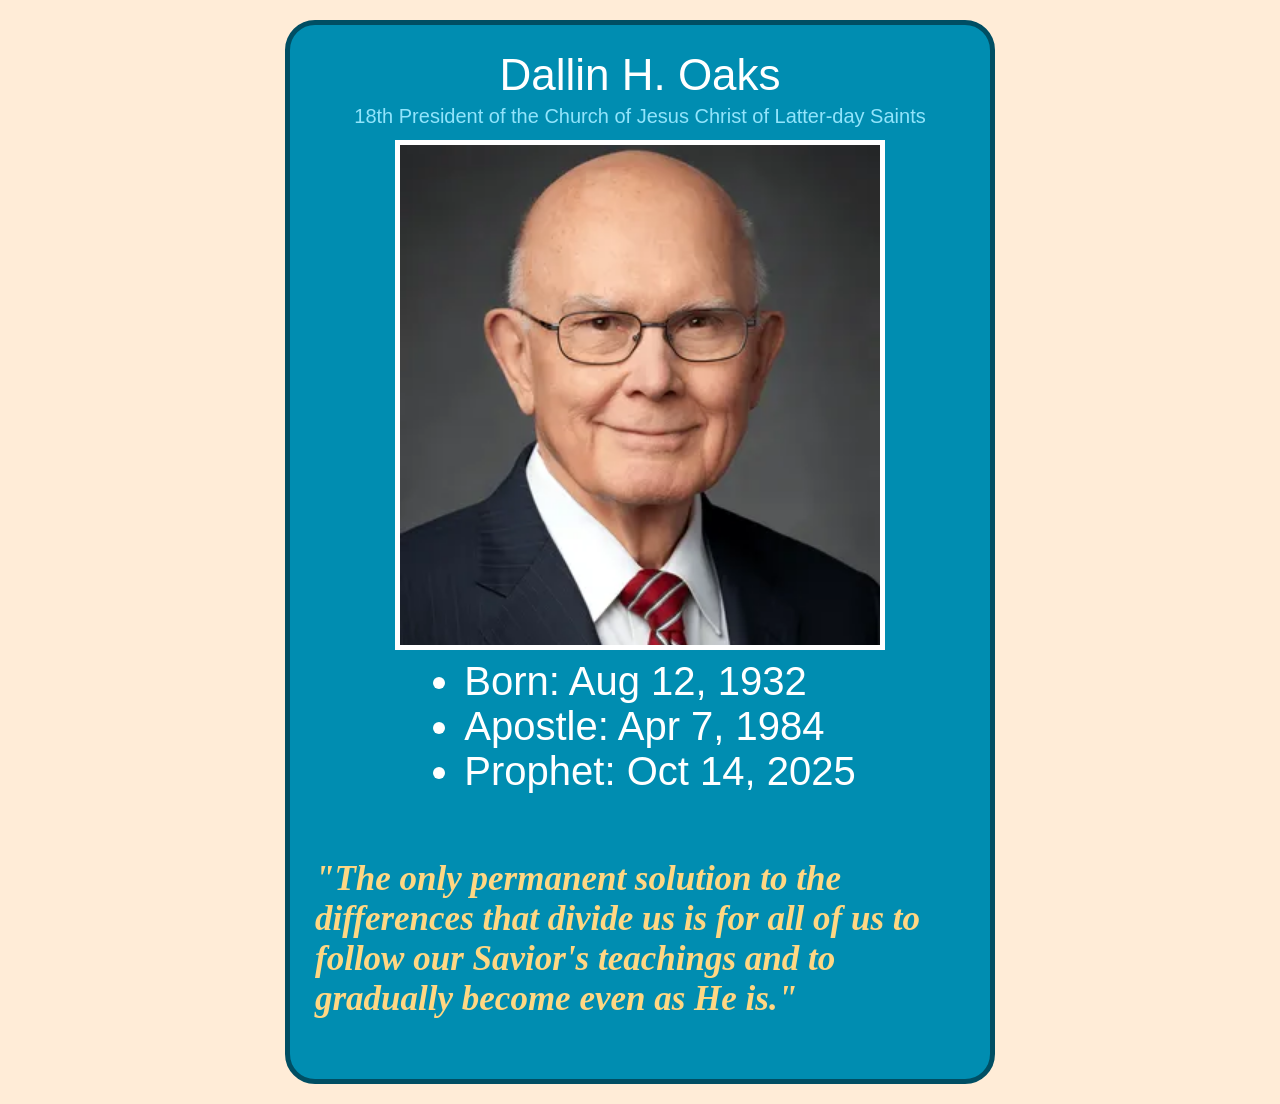
<file: ice/prophet_cards/oaks.html>
<!DOCTYPE html>
<html lang="en">
<head>
    <meta charset="UTF-8">
    <meta name="viewport" content="width=device-width, initial-scale=1.0">
    <title>Dallin H. Oaks</title>
    <style>
        /* Insert styles here, this is called an internal stylesheet  */
        body {
            background: #FFECD7;
        }
        .card {
    background-color: #008DB1;
    border: 5px solid #004E63;
    border-radius: 30px;
    width: 650px;
    padding: 25px;
    margin: 20px auto;
    text-align: center;
        }
        h1 {
    color: #FFFFFF;
    font-family: Helvetica, Arial, sans-serif;
    font-size: 44px;
    font-weight: normal;
    margin: 0;
        }
        .subtitle {
    color: #91E4FB;
    font-family: Helvetica, Arial, sans-serif;
    font-size: 20px;
    text-decoration: none;
    display: block;
    margin: 5px 0 12px;
        }
        .portrait {
    width: 480px;
    height: 500px;
    object-fit: cover;
    border: 5px solid #FFFFFF;
        }
        ul {
    color: #FFFFFF;
    font-family: Helvetica, Arial, sans-serif;
    font-size: 40px;
    text-align: left;
    display: inline-block;
    margin-top: 5px;
    margin-bottom: 30px;
        }
        .quote {
    color: #FFD783;
    font-family: "Brush Script MT", cursive;
    font-size: 35px;
    font-style: italic;
    font-weight: bold;
    text-align: left;
        }
            </style>
</head>
<body>

    <div class="card">

        <h1>Dallin H. Oaks</h1>

        <a class="subtitle"
           href="https://www.churchofjesuschrist.org">
            18th President of the Church of Jesus
            Christ of Latter-day Saints
        </a>

        <img class="portrait" src="images/oaks.webp" alt="Portrait of Dallin H. Oaks">

        <ul>
            <li>Born: Aug 12, 1932</li>
            <li>Apostle: Apr 7, 1984</li>
            <li>Prophet: Oct 14, 2025</li>
        </ul>

        <p class="quote">
            "The only permanent solution to the differences
            that divide us is for all of us to follow our
            Savior's teachings and to gradually become
            even as He is."
        </p>

    </div>

</body>
</html>
</file>
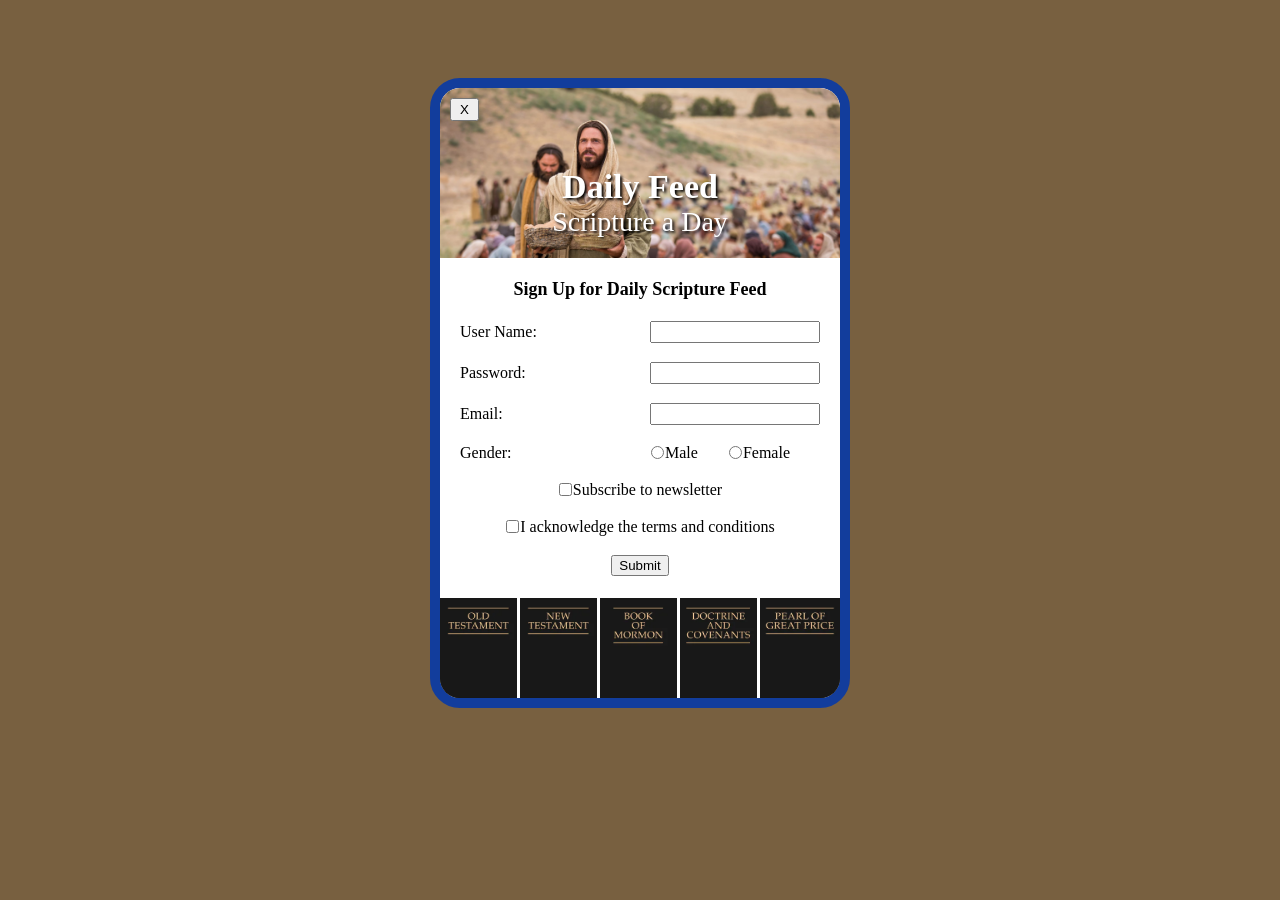
<file: ice/signup/signup.html>
<!DOCTYPE html>
<html lang="en">
<head>
    <meta charset="UTF-8">
    <meta name="viewport" content="width=device-width, initial-scale=1.0">
    <title>Daily Feed Sign Up</title>
    <link rel="stylesheet" href="styles/styles.css">
</head>
<body>
    <div id="formContainer">
        <header class="header">
        <button type="button" id="closeBtn">X</button>
        <div class="headerText">
            <h1>Daily Feed</h1>
            <h2>Scripture a Day</h2>
        </div>
        </header>
        <form id="myForm">
            <h3>Sign Up for Daily Scripture Feed</h3>
            <label for="username">User Name:</label>
            <input type="text" id="username" name="username" required>
            <label for="password">Password:</label>
            <input type="password" id="password" name="password" required>
            <label for="email">Email:</label>
            <input type="email" id="email" name="email" required>
            <label>Gender:</label>
            <div class="gender">
                <input type="radio" id="male" name="gender" value="male" required>
                <label for="male">Male</label>
                <input type="radio" id="female" name="gender" value="female" required>
                <label for="female">Female</label>
            </div>
            <section class="newsletter">
                <input type="checkbox" id="newsletter" name="newsletter">
                <label for="newsletter">Subscribe to newsletter</label>
            </section>
            <section class="conditions">
                <input type="checkbox" id="conditions" name="conditions" required>
                <label for="conditions">I acknowledge the terms and conditions</label>
            </section>
            <section class="submit">
                <button type="submit">Submit</button>
            </section>
        </form>
        <footer class="footer">
        <div>
            <img src="images/old_testament.webp" alt="Old Testament">
        </div>
        <div>
            <img src="images/new_testament.webp" alt="New Testament">
        </div>
        <div>
            <img src="images/book_of_mormon.webp" alt="Book of Mormon">
        </div>
        <div>
            <img src="images/doctrine_and_covenants.webp" alt="Doctrine and Covenants">
        </div>
        <div>
            <img src="images/pearl_of_great_price.webp" alt="Pearl of Great Price">
        </div>
        </footer>
    </div>
    <div id="output"></div>
    <script>
        document.getElementById("closeBtn").addEventListener("click", function () {
            document.getElementById("formContainer").style.display = "none";
        });

        const form = document.getElementById('myForm');
        const output = document.getElementById('output');

        form.addEventListener('submit', function (event) {

            event.preventDefault();

            const formData = new FormData(form);
            const entries = [];

            for (const [key, value] of formData.entries()) {

                if (key == "password") {
                    entries.push(`<strong>${key}</strong>: ${value} (you should probably encrypt the password)`);
                } else {
                    entries.push(`<strong>${key}</strong>: ${value}`);
                }

            }

            output.innerHTML = `
                <br>
                <h3>Data that would be sent to the server:</h3>
                <ul>
                    ${entries.map(item => `<li>${item}</li>`).join('')}
                </ul>
            `;

        });

    </script>

</body>
</html>
</file>
<file: styles/styles.css>
* {
    box-sizing: border-box;
}

body {
    margin: 0;
    padding: 25px;
    font-family: Arial, Helvetica, sans-serif;
    line-height: 1.6;
    color: #e8eee9;
    background-image: url("../images/background.png");
    background-size: cover;
    background-position: center;
    background-attachment: fixed;
}

body > .container {
    max-width: 1100px;
    margin: 0 auto;
}

header {
    display: grid;
    grid-template-columns: 1fr auto;
    align-items: center;
    gap: 20px;
    padding: 20px 25px;
    background-color: #202b25;
    border-radius: 12px 12px 0 0;
}

.portfolio-label {
    font-size: 22px;
    font-weight: bold;
    color: #ffffff;
    margin: 0;
}


.search-bar {
    display: grid;
    grid-template-columns: 1fr auto;
    gap: 8px;
}

input {
    padding: 10px;
    border: 1px solid #b9c7bc;
    border-radius: 6px;
}

button {
    padding: 10px 18px;
    border: none;
    border-radius: 6px;
    background-color: #62866b;
    color: white;
    cursor: pointer;
}

main.container {
    display: grid;
    grid-template-columns: 1fr;
    gap: 25px;
    padding: 30px;
    background-color: #f8f7f2;
    color: #38443d;
}

.intro {
    display: grid;
    gap: 12px;
    padding: 25px;
    background-color: #e9eee7;
    border-radius: 10px;
}

h1 {
    margin: 0;
    color: #302440;
    font-size: 36px;
}

h2 {
    color: #385c43;
    margin: 0;
}

h3 {
    color: #385c43;
}

h4, h5, h6 {
    color: #302440;
}

p {
    margin: 0;
}

.highlight {
    color: #62866b;
}

.ice-intro {
    background-color: #e9eee8;
    padding: 20px;
    margin: 20px;
    border-radius: 8px;
}

.ice-intro h1 {
    color: #30283f;
}

.ice-grid {
    display: grid;
    grid-template-columns: repeat(2, 1fr);
    gap: 20px;
    padding: 20px;
}

.ice-card {
    background-color: white;
    border: 1px solid #d5dfd6;
    border-radius: 8px;
    padding: 20px;
}

.ice-card h2 {
    color: #315b43;
}

.ice-card p {
    line-height: 1.6;
}

.ice-card a {
    color: #315b43;
    font-weight: bold;
    text-decoration: none;
}

.ice-card a:hover {
    text-decoration: underline;
}

.main-nav {
    display: grid;
    grid-template-columns: repeat(3, 1fr);
    gap: 10px;
    padding: 15px;
    background-color: #DCE8DE;
}

.main-nav a {
    color: #315B43;
    text-decoration: none;
    text-align: center;
    padding: 10px;
    font-weight: bold;
}

.main-nav a:hover {
    background-color: #C5D8C9;
    border-radius: 5px;
}

.work-header {
    display: grid;
    grid-template-columns: 150px 1fr;
    align-items: center;
    gap: 20px;
    padding: 15px;
    border-bottom: 2px solid #62866b;
}

.logo {
    display: grid;
    place-items: center;
    width: 150px;
    height: 150px;
    background-color: #e9eee7;
    border: 1px solid #dce3db;
    border-radius: 12px;
    padding: 8px;
}

.logo img {
    display: block;
    width: 100%;
    height: 100%;
    object-fit: contain;
}

.work-title {
    display: grid;
    gap: 5px;
}

.project-grid {
    display: grid;
    grid-template-columns: repeat(2, minmax(0, 1fr));
    gap: 25px;
}

.project-card {
    display: grid;
    grid-template-columns: 1fr;
    gap: 12px;
    padding: 18px;
    background-color: white;
    border: 1px solid #dce3db;
    border-radius: 12px;
    box-shadow: 0 4px 12px rgba(56, 68, 61, 0.07);
}

.project-card img {
    width: 100%;
    height: 200px;
    object-fit: cover;
    border-radius: 8px;
}

.project-info {
    display: grid;
    gap: 5px;
}

a {
    color: #426d4b;
    font-weight: bold;
    text-decoration: none;
}

a:hover {
    color: #302440;
    text-decoration: underline;
}

ul {
    padding-left: 25px;
}

table {
    width: 100%;
    border-collapse: collapse;
}

th, td {
    padding: 12px;
    border: 1px solid #dce3db;
    text-align: left;
}

form {
    display: grid;
    gap: 10px;
}

button:hover {
    background-color: #385c43;
}

footer {
    display: grid;
    place-items: center;
    padding: 20px;
    background-color: #202b25;
    color: white;
    border-radius: 0 0 12px 12px;
    text-align: center;
}

@media (max-width: 650px) {
    body {
        padding: 10px;
    }

    header {
        grid-template-columns: 1fr;
    }

    .project-grid {
        grid-template-columns: 1fr;
    }

    main.container {
        padding: 15px;
    }

    h1 {
        font-size: 28px;
    }
}
</file>
<file: ice/halloween/styles/styles.css>
/* Add your CSS here to style your halloween page */

* {
    box-sizing: border-box;
}

body {
    margin: 0;
    padding: 25px;
    font-family: "Trebuchet MS", Arial, sans-serif;
    line-height: 1.6;
    color: #f5ead8;
    background: linear-gradient(to bottom, #302440, #171323);
}

#wrapper {
    display: grid;
    grid-template-columns: minmax(0, 1fr);
    width: 100%;
    max-width: 1100px;
    margin: 0 auto;
    background-color: #241c30;
    border: 2px solid #e87924;
    border-radius: 12px;
    overflow: hidden;
}

header {
    display: grid;
    grid-template-columns: minmax(0, 1fr);
    background-color: #171323;
    border-bottom: 3px solid #e87924;
}

nav ul {
    display: grid;
    grid-template-columns: repeat(4, minmax(0, 1fr));
    gap: 12px;
    margin: 0;
    padding: 20px;
    list-style: none;
    text-align: center;
}

nav li {
    display: grid;
    place-items: center;
    padding: 12px;
    color: #f5ead8;
    font-weight: bold;
    background-color: #352840;
    border: 1px solid #59445f;
    border-radius: 8px;
}

nav li:hover {
    color: #171323;
    background-color: #f39a38;
}

main {
    display: grid;
    grid-template-columns: repeat(3, minmax(0, 1fr));
    gap: 22px;
    padding: 30px;
}

main h1 {
    grid-column: 1 / -1;
    display: grid;
    place-items: center;
    margin: 0;
    padding: 25px 12px;
    color: #ffad42;
    font-size: clamp(2rem, 5vw, 3.5rem);
    line-height: 1.2;
    text-align: center;
    text-shadow: 3px 3px 0 #7b2d26;
    background-color: #352840;
    border: 2px dashed #e87924;
    border-radius: 10px;
}

main img {
    grid-column: 1 / -1;
    display: grid;
    width: 100%;
    max-width: 700px;
    max-height: 360px;
    margin: 0 auto;
    object-fit: contain;
    border-radius: 10px;
}

main section {
    display: grid;
    grid-template-columns: minmax(0, 1fr);
    align-content: start;
    gap: 12px;
    padding: 22px;
    background-color: #352840;
    border: 1px solid #59445f;
    border-top: 4px solid #e87924;
    border-radius: 10px;
}

main section:nth-of-type(2) {
    border-top-color: #b69ad5;
}

main section:nth-of-type(3) {
    border-top-color: #a7b875;
}

main section h2 {
    margin: 0;
    color: #ffad42;
    font-size: 1.5rem;
}

main section:nth-of-type(2) h2 {
    color: #c6a8e0;
}

main section:nth-of-type(3) h2 {
    color: #bdc98b;
}

main section p {
    margin: 0;
    color: #e4d9e9;
}

footer {
    display: grid;
    place-items: center;
    padding: 20px;
    color: #f5ead8;
    font-weight: bold;
    text-align: center;
    background-color: #171323;
    border-top: 3px solid #e87924;
}

@media (max-width: 800px) {
    main {
        grid-template-columns: repeat(2, minmax(0, 1fr));
        padding: 22px;
        gap: 16px;
    }

    main section:last-of-type {
        grid-column: 1 / -1;
    }
}


@media (max-width: 550px) {
    body {
        padding: 10px;
    }

    nav ul {
        grid-template-columns: repeat(2, minmax(0, 1fr));
        padding: 12px;
        gap: 8px;
    }

    main {
        grid-template-columns: minmax(0, 1fr);
        padding: 16px;
        gap: 16px;
    }

    main h1,
    main img,
    main section:last-of-type {
        grid-column: 1;
    }

    main h1 {
        font-size: 2rem;
    }
}
</file>
<file: ice/favorite_devo/styles/styles.css>
* {
  box-sizing: border-box;
}

body {
  margin: 0;
  min-height: 100vh;
  font-family: Arial, sans-serif;
  color: #38443d;
  background: linear-gradient(to bottom, #d3d3d3, #001f3f);
  background-attachment: fixed;
}

.container {
  display: grid;
  grid-template-columns: minmax(0, 1fr);
  width: 100%;
  padding: 0 30px;
  text-align: center;
}

.header {
  display: grid;
  grid-template-columns: minmax(0, 1fr);
  padding: 20px 0 0;
}

.header-image {
  width: 100%;
  max-width: 1100px;
  height: 260px;
  margin: 0 auto;

  display: grid;
  place-items: center;

  background-image: url('../images/icenter.png');
  background-repeat: no-repeat;
  background-position: center;
  background-size: cover;
  border-radius: 8px;
  overflow: hidden;
}

.header-image h1 {
  margin: 0;
  padding: 12px 18px;
  color: #ffffff;
  font-size: clamp(2.2rem, 4vw, 3.2rem);
  line-height: 1.1;
  text-shadow: 2px 2px 5px #000000;
  background: rgba(0, 0, 0, 0.6);
  border-radius: 5px;
}

.content-box {
  display: grid;
  grid-template-columns: minmax(0, 1fr);
  gap: 24px;

  background-color: #f8f7f2;
  margin: 24px auto 40px;
  width: 100%;
  max-width: 1100px;
  padding: 36px;
  border: 1px solid #dce3db;
  border-radius: 8px;
  box-shadow: 0 4px 12px rgba(0, 0, 0, 0.12);
}

.content-box h2 {
  margin: 0;
  color: #40594a;
  font-size: 1.6rem;
}

.content-box p {
  margin: 0;
  color: #626d65;
  font-size: 1rem;
}

.devotional-table {
  width: 100%;
  border-collapse: collapse;
  table-layout: auto;
  background-color: #fffefa;
  font-size: 1rem;
}

.devotional-table th,
.devotional-table td {
  padding: 15px;
  border: 1px solid #dce3db;
  text-align: left;
  overflow-wrap: break-word;
}

.devotional-table th {
  background-color: #dce7dc;
  color: #34483b;
}

.devotional-form {
  display: grid;
  grid-template-columns: repeat(2, minmax(0, 1fr));
  gap: 18px;
  padding: 24px;
  background-color: #f0f3ed;
  border: 1px solid #dce3db;
  border-radius: 7px;
}

.form-group {
  display: grid;
  grid-template-columns: minmax(0, 1fr);
  gap: 8px;
  text-align: left;
}

.form-group label {
  color: #40594a;
  font-size: 1rem;
  font-weight: bold;
}

.form-group input {
  width: 100%;
  min-width: 0;
  padding: 13px;
  font-size: 1rem;
  border: 1px solid #cbd6ca;
  border-radius: 5px;
  background-color: #fffefa;
  color: #38443d;
}

.add-button {
  grid-column: 1 / -1;
  justify-self: start;
  padding: 12px 22px;
  border: none;
  border-radius: 5px;
  background-color: #587761;
  color: white;
  font-size: 1rem;
  font-weight: bold;
  cursor: pointer;
}

.add-button:hover {
  background-color: #496650;
}

@media (max-width: 600px) {
  .header-image {
    height: 170px;
    background-size: cover;
  }

  .header-image h1 {
    font-size: 2rem;
  }
}
  .container {
    padding: 0 10px;
  }

  .header-image {
    min-height: 100px;
  }

  .content-box {
    padding: 14px;
    gap: 20px;
  }

  .devotional-form {
    grid-template-columns: minmax(0, 1fr);
    padding: 12px;
  }

  .devotional-table {
    min-width: 500px;
    font-size: 0.8rem;
  }

  .devotional-table th,
  .devotional-table td {
    padding: 9px 7px;
  }
</file>
<file: ice/positioning/positionstyles.css>
/* CSS - Name: "positionstyles.css" */
/* Activity 1 styles */
.content1 {
  /* This is the parent of the activity 1 boxes. */
  display: grid;
  grid-template-columns: 1fr 1fr;
  justify-items: center;
  gap: 20px;
}
.red1 { 
  width: 100%; 
  height: 100px; 
  background-color: red; 
  grid-column: 1/3;
} 
.green1 {
  width: 200px; 
  height: 200px; 
  background-color: green; 

} 
.yellow1 {
  width: 200px; 
  height: 200px; 
  background-color: gold; 
} 
.blue1 {
  width: 100%; 
  height: 100px; 
  background-color: blue; 
  grid-column: 1/3;
} 
/* Activity 2 styles */ 
.content2 {
  /* This is the parent of the activity 2 boxes. */
  display: grid;
  grid-template-columns: 50px 50px 50px 50px 50px;
  grid-template-rows: 50px 50px 50px 50px 50px;
}
.red2 {
  width: 100px; 
  height: 100px; 
  background-color: red;
  grid-column: 1 / span 2;
  grid-row: 1 / span 2; 
} 
.green2 { 
  width: 100px; 
  height: 100px; 
  background-color: green;
  grid-column: 2 / span 2;
  grid-row: 2 / span 2; 
} 
.yellow2 {
  width: 100px; 
  height: 100px; 
  background-color: gold;
  grid-column: 3 / span 2;
  grid-row: 3 / span 2; 
} 
.blue2 {
  width: 100px; 
  height: 100px; 
  background-color: blue;
  grid-column: 4 / span 2;
  grid-row: 4 / span 2; 
} 
/* Activity 3 styles */ 
.content3 {
  /* This is the parent of the activity 3 boxes. */
  display: grid;
  grid-template-columns: 1fr 1fr;
  column-gap: 10%;
}
.red3 {
  width: 100%; 
  height: 100px; 
  background-color: red; 
  grid-column: 1 / 3;
} 
.green3 {
  width: 100%; 
  height: 200px; 
  background-color: green;
} 
.yellow3 {
  width: 100%; 
  height: 200px; 
  background-color: gold; 
} 
.blue3 {
  width: 100%;
  height: 100px; 
  background-color: blue; 
  grid-column: 1 / 3;
} 
/* Activity 4 styles */ 
.content4 {
  /* This is the parent of the activity 4 boxes. */
  display: grid;
  height: 400px;
  grid-template-columns: 1fr 1fr;
  grid-template-rows: 1fr 1fr 1fr;
}
.red4 {
  width: 100%; 
  height: 100%; 
  background-color: red; 
  grid-column: 1;
  grid-row: 1 / 4;
} 
.green4 {
  width: 100%; 
  height: 100%; 
  background-color: green; 
  grid-column: 2;
  grid-row: 1;
} 
.yellow4 {
  width: 100%; 
  height: 100%; 
  background-color: gold; 
  grid-column: 2;
  grid-row: 2;
} 
.blue4 {
  width: 100%; 
  height: 100%; 
  background-color: blue; 
  grid-column: 2;
  grid-row: 3;
} 
/* Activity 5 styles */ 
.content5 {
  /* This is the parent of the activity 5 boxes. */
  height: 470px;
}

.red5 {
  width: 100%;
  height: 100px;
  background-color: red;
}

.green5 {
  width: 200px;
  height: 200px;
  background-color: green;
  float: left;
}

.yellow5 {
  width: 100%;
  min-height: 270px;
  background-color: gold;
}

.blue5 {
  width: 100%;
  height: 100px;
  background-color: blue;
  clear: both;
}
/* Activity 6 styles */ 
.content6 {
  /* This is the parent of the activity 6 boxes. */
  display: grid;
  grid-template-columns: 100px 100px 100px 100px 100px 100px;
  grid-template-rows: 100px 100px 100px 100px 100px 100px;
}
.red6 {
  width: 400px;
  height: 200px;
  background-color: red;
  grid-column: 1 / 5;
  grid-row: 1 / 3;
  z-index: 1;
}
.green6 {
  width: 200px;
  height: 200px;
  background-color: green;
  grid-column: 1 / 3;
  grid-row: 5 / 7;
  z-index: 3;
}
.yellow6 {
  width: 200px;
  height: 400px;
  background-color: gold;
  grid-column: 5 / 7;
  grid-row: 3 / 7;
  z-index: 3;
}
.blue6 {
  width: 400px;
  height: 400px;
  background-color: blue;
  grid-column: 2 / 6;
  grid-row: 2 / 6;
  z-index: 2;
}


/* Do not make any changes below here */
.activity {
  width: 70%; 
  margin: 20px auto; 
  font-family: Arial, sans-serif; 
  border: 1px solid black; 
  padding: 10px; 
  clear:both; 
  overflow: auto;
} 

.hint {
  border: 1px solid grey;
  background: #e0e0e0;
  padding: .5em;
  position: relative;
  margin: 1em 0;
}
.hint h3 {
  margin: 0;
}
.hint:hover {
  background: #d0d0d0;
}
.hint > div {
  display: none;
}

.hint input[type=checkbox] {
  position: absolute;
  width: 100%;
  height: 100%;
  opacity: 0;
  z-index: 1;
  cursor: pointer;
}

.hint input[type=checkbox]:checked ~ div {
  display: block;
}

.hint i {
  position: absolute;
  transform: translate(-6px, 0);
  margin-top: 16px;
  right: 10px;
  top: -3px;
}
.hint i:before, .hint i:after {
  content: "";
  position: absolute;
  background-color: black;
  width: 3px;
  height: 9px;
}
.hint i:before {
  transform: translate(2px, 0) rotate(45deg);
}
.hint i:after {
  transform: translate(-2px, 0) rotate(-45deg);
}

.hint input[type=checkbox]:checked ~ i:before {
  transform: translate(-2px, 0) rotate(45deg);
}
.hint input[type=checkbox]:checked ~ i:after {
  transform: translate(2px, 0) rotate(-45deg);
}
.hint a {
  position: relative;
  z-index: 1;
}
</file>
<file: ice/signup/styles/styles.css>
* {
    margin: 0;
    box-sizing: border-box;
}

body {
    background: rgb(120, 96, 64);
    min-height: 100vh;

    display: grid;
    place-items: center;

    padding: 20px;
}

#formContainer {
    width: 420px;
    max-width: 100%;
    min-height: 630px;

    display: grid;

    grid-template-rows: 170px 340px 100px;

    border: 10px solid #123d9c;
    border-radius: 30px;

    overflow: hidden;
    background: white;
}

/* Header */

.header {
    display: grid;
    grid-template-columns: 1fr;
    grid-template-rows: 1fr;

    height: 170px;

    background-image: url("../images/jesus_feeds_5000.jpeg");
    background-size: cover;
    background-position: center top;

    color: white;
    text-align: center;
    text-shadow: 2px 2px 3px black;

    overflow: hidden;
}

.headerText {
    grid-area: 1 / 1;

    display: grid;
    align-content: end;
    justify-items: center;

    padding-bottom: 20px;

    color: white;
}

.headerText h1 {
    font-size: 34px;
    margin: 0;
}

.headerText h2 {
    font-size: 28px;
    font-weight: normal;
    margin: 0;
}

#closeBtn {
    grid-area: 1 / 1;

    justify-self: start;
    align-self: start;

    margin: 10px;
    padding: 2px 8px;

    z-index: 1;
}


#myForm {
    background: white;
    padding: 20px;

    display: grid;

    grid-template-columns: 1fr 170px;

    align-items: center;
    row-gap: 15px;

    font-family: "Times New Roman", serif;
    font-size: 16px;
}

#myForm h3 {
    grid-column: 1 / 3;

    text-align: center;
    font-size: 18px;

    margin-bottom: 2px;
}

#myForm input[type="text"],
#myForm input[type="password"],
#myForm input[type="email"] {
    width: 100%;
    height: 22px;
}

.gender {
    display: grid;

    grid-template-columns: 15px auto 15px auto;

    align-items: center;
}

.gender label {
    white-space: nowrap;
}

.newsletter {
    grid-column: 1 / 3;

    display: grid;

    grid-template-columns: 15px auto;

    justify-content: center;
    align-items: center;
}

.conditions {
    grid-column: 1 / 3;

    display: grid;

    grid-template-columns: 15px auto;

    justify-content: center;
    align-items: center;
}

.submit {
    grid-column: 1 / 3;

    display: grid;
    place-items: center;
}

.footer {
    background: #171717;
    color: #c6a36a;

    display: grid;
    grid-template-columns: repeat(5, 1fr);

    text-align: center;
}

.footer div {
    display: grid;
    grid-template-columns: 1fr;
    align-items: center;

    border-right: 3px solid white;
}

.footer div:last-child {
    border-right: none;
}

.footer img {
    width: 100%;
    height: 100px;
    object-fit: fill;
}
</file>
